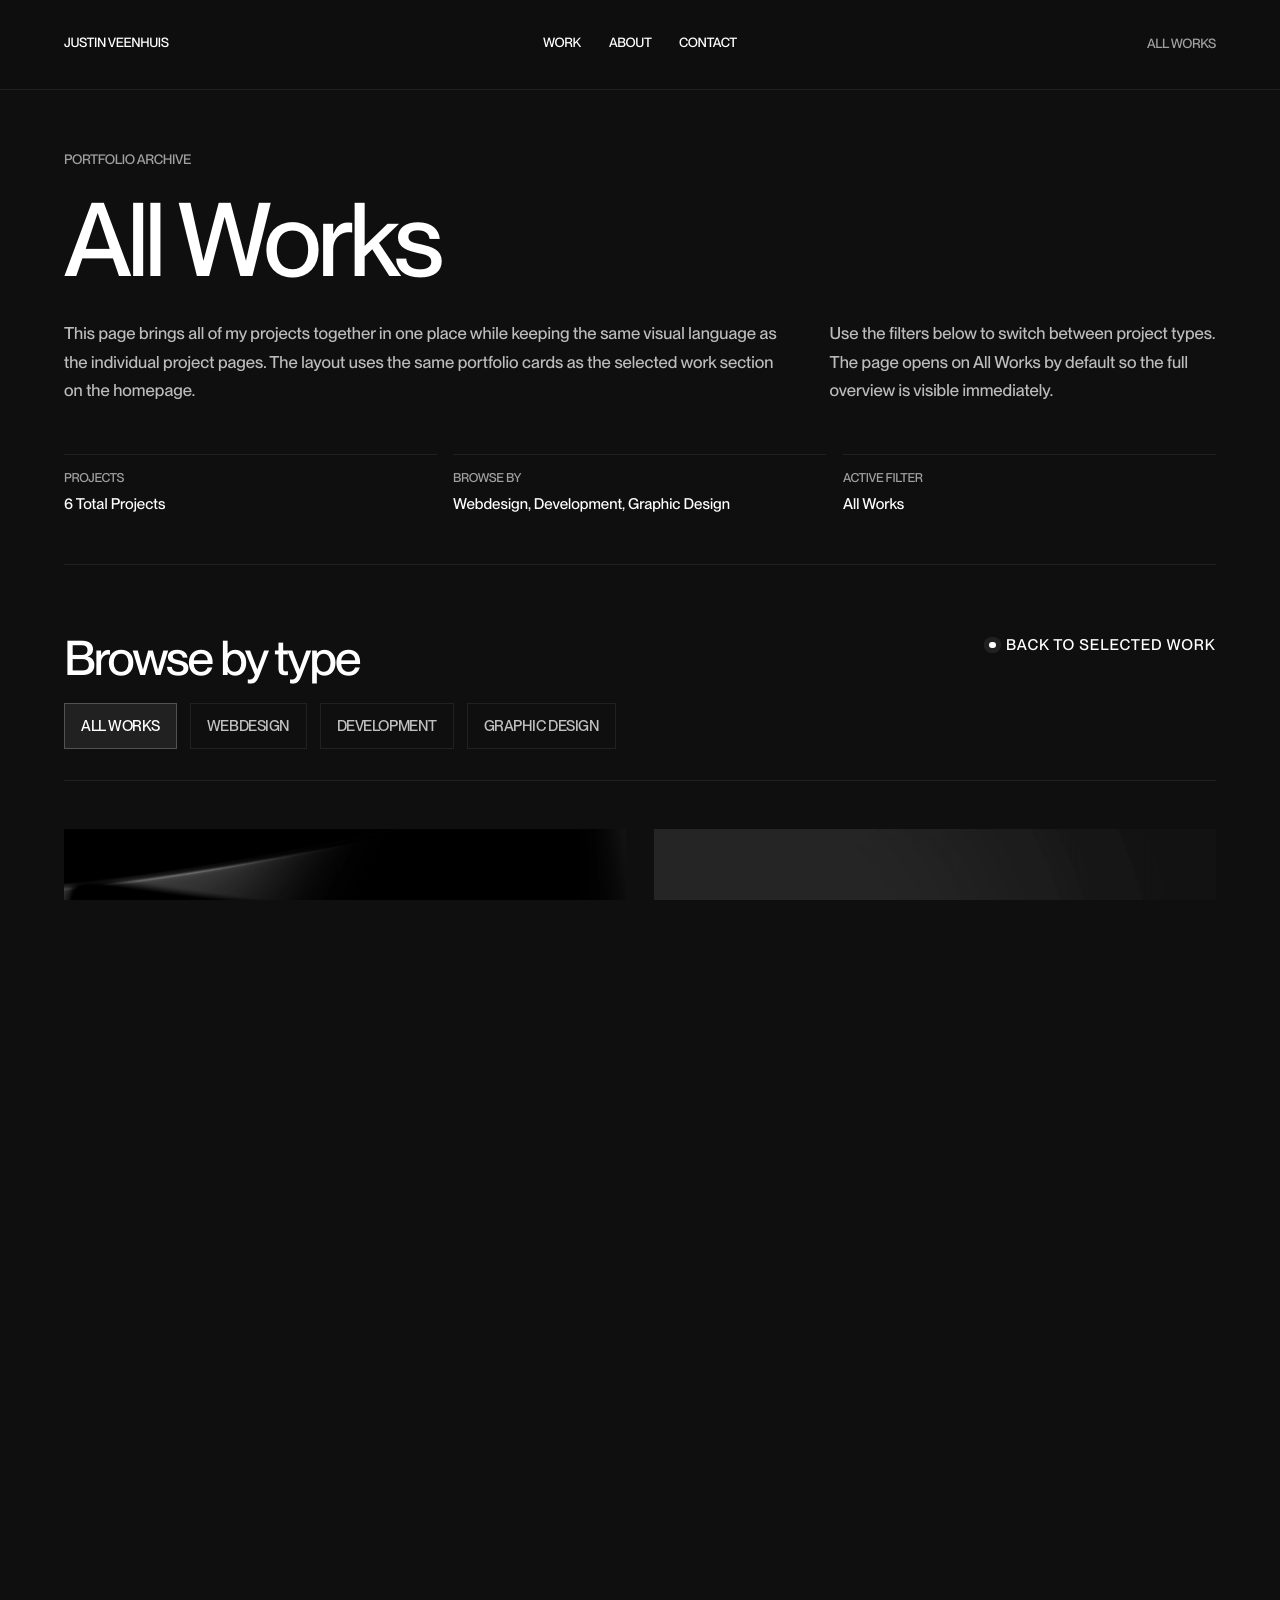
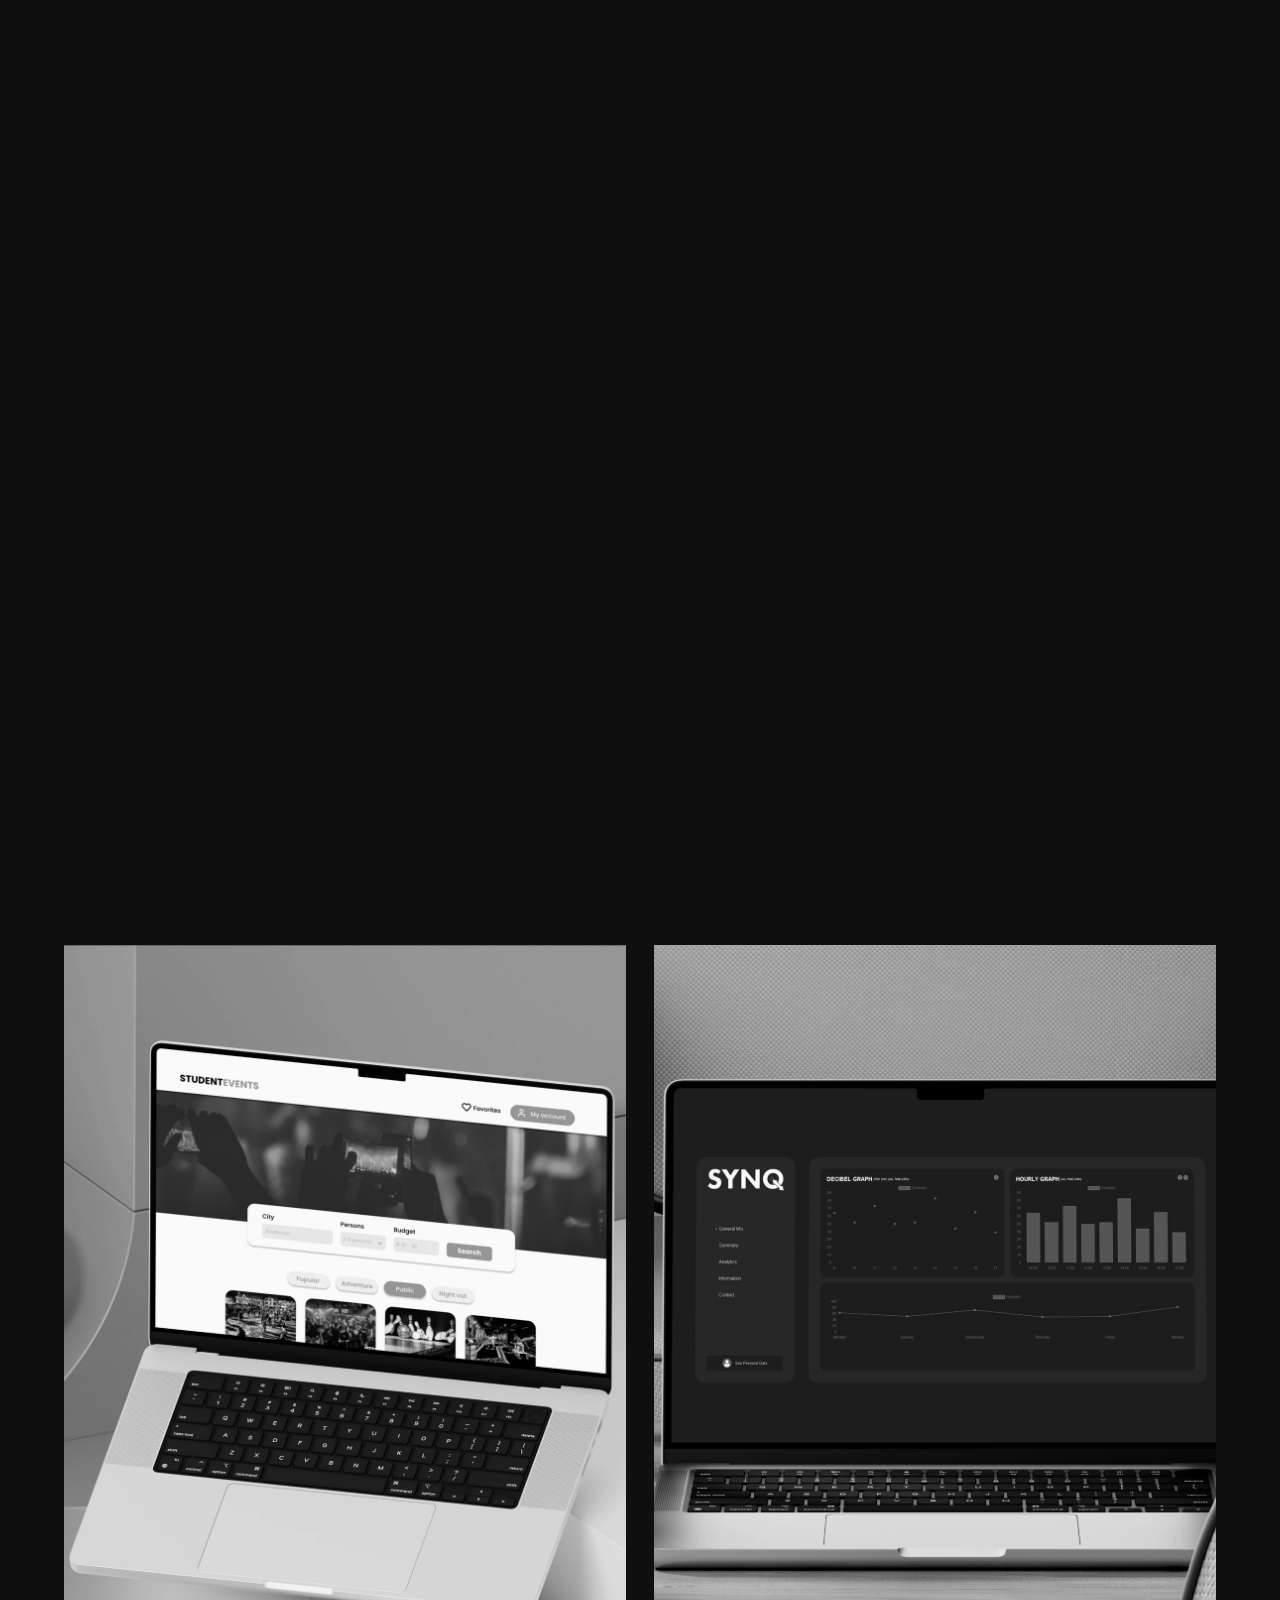
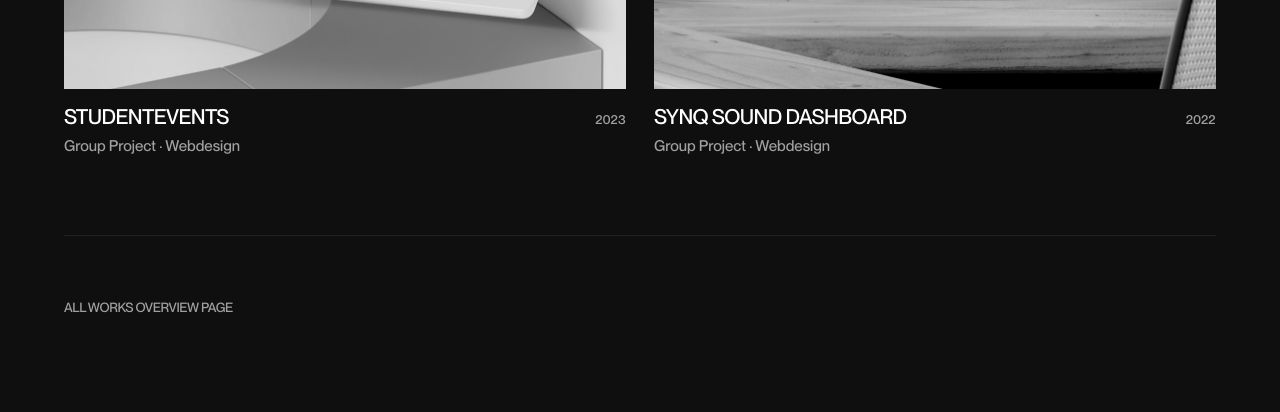
<file: all-works.html>
<!DOCTYPE html>
<html lang="en" class="project-detail-page all-works-page">
  <head>
    <meta charset="UTF-8" />
    <meta name="viewport" content="width=device-width, initial-scale=1.0" />
    <title>All Works - Portfolio</title>
    <meta
      name="description"
      content="All portfolio projects with category filters for browsing different types of work."
    />
    <link rel="icon" href="favicon.svg" type="image/svg+xml" />
    <link rel="stylesheet" href="styles.css" />
    <link rel="stylesheet" href="work-details.css" />
  </head>
  <body class="project-detail-body">
    <nav class="top-nav" aria-label="Primary">
      <a class="nav-name" href="index.html?from=logo" aria-label="Home">JUSTIN VEENHUIS</a>
      <div class="nav-links">
        <a href="all-works.html" aria-current="page">Work</a>
        <a href="index.html#about">About</a>
        <a href="contact.html">Contact</a>
      </div>
      <button class="nav-toggle" aria-expanded="false" aria-controls="mobile-menu">
        MENU
      </button>
      <div id="mobile-menu" class="mobile-menu" role="dialog" aria-hidden="true">
        <div class="mobile-links">
          <a href="all-works.html" aria-current="page">Work</a>
          <a href="index.html#about">About</a>
          <a href="contact.html">Contact</a>
        </div>
      </div>
      <div class="nav-year">ALL WORKS</div>
    </nav>

    <main class="project-detail-main">
      <section class="detail-hero section" aria-labelledby="project-title">
        <p class="detail-eyebrow detail-load" style="--load-delay: 40ms">
          Portfolio Archive
        </p>
        <h1
          id="project-title"
          class="detail-title detail-load"
          style="--load-delay: 110ms"
        >
          All <span class="headline-accent">Works</span>
        </h1>

        <div class="detail-intro detail-load" style="--load-delay: 180ms">
          <p class="detail-description">
            This page brings all of my projects together in one place while keeping the
            same visual language as the individual project pages. The layout uses the same
            portfolio cards as the selected work section on the homepage.
          </p>
          <p class="detail-description">
            Use the filters below to switch between project types. The page opens on
            All Works by default so the full overview is visible immediately.
          </p>
        </div>

        <div class="detail-meta all-works-meta">
          <div class="detail-meta-item detail-load" style="--load-delay: 240ms">
            <p class="detail-meta-label">Projects</p>
            <p class="detail-meta-value">6 Total Projects</p>
          </div>
          <div class="detail-meta-item detail-load" style="--load-delay: 320ms">
            <p class="detail-meta-label">Browse By</p>
            <p class="detail-meta-value">Webdesign, Development, Graphic Design</p>
          </div>
          <div class="detail-meta-item detail-load" style="--load-delay: 400ms">
            <p class="detail-meta-label">Active Filter</p>
            <p class="detail-meta-value" id="active-filter-label">All Works</p>
          </div>
        </div>
      </section>

      <section class="all-works-filters-section section" aria-labelledby="filter-title">
        <div class="section-header reveal-on-scroll" data-reveal-delay="0">
          <h2 id="filter-title" class="all-works-section-title">Browse by <span class="headline-accent">type</span></h2>
          <a
            href="index.html#work"
            class="see-all reveal-on-scroll"
            data-reveal-delay="80"
          >
            Back to selected work
          </a>
        </div>

        <div
          class="all-works-filters reveal-on-scroll"
          data-reveal-delay="120"
          role="tablist"
          aria-label="Project type filters"
        >
          <button
            type="button"
            class="work-filter is-active"
            data-filter="all"
            aria-pressed="true"
          >
            All Works
          </button>
          <button
            type="button"
            class="work-filter"
            data-filter="webdesign"
            aria-pressed="false"
          >
            Webdesign
          </button>
          <button
            type="button"
            class="work-filter"
            data-filter="development"
            aria-pressed="false"
          >
            Development
          </button>
          <button
            type="button"
            class="work-filter"
            data-filter="graphic-design"
            aria-pressed="false"
          >
            Graphic Design
          </button>
        </div>
      </section>

      <section class="all-works-grid-section section" aria-labelledby="all-works-grid-title">
        <h2 id="all-works-grid-title" class="sr-only">All portfolio projects</h2>

        <div class="projects-grid all-works-grid">
          <article
            class="project-card work-card reveal-on-scroll"
            data-reveal-delay="0"
            data-categories="webdesign development"
          >
            <a href="funnelflow.html" class="project-link">
              <figure class="project-media project-media--one">
                <img src="img/newfunnelflow-1.png" alt="Funnelflow Dashboard preview" />
              </figure>
              <div class="project-meta">
                <div class="project-title-row">
                  <h3>Funnelflow Dashboard</h3>
                  <span class="project-year">2025-2026</span>
                </div>
                <p class="project-tags">
                  Personal Project · Responsive Design · Vue Application
                </p>
              </div>
            </a>
          </article>

          <article
            class="project-card work-card reveal-on-scroll"
            data-reveal-delay="80"
            data-categories="graphic-design"
          >
            <a href="hollandplafond-brochure.html" class="project-link">
              <figure class="project-media project-media--two">
                <img src="img/brochure-3.png" alt="Hollandplafond Brochure preview" />
              </figure>
              <div class="project-meta">
                <div class="project-title-row">
                  <h3>Hollandplafond Brochure</h3>
                  <span class="project-year">2025-2026</span>
                </div>
                <p class="project-tags">Personal Project · Graphic Design</p>
              </div>
            </a>
          </article>

          <article
            class="project-card work-card reveal-on-scroll"
            data-reveal-delay="160"
            data-categories="webdesign"
          >
            <a href="strive.html" class="project-link">
              <figure class="project-media project-media--three">
                <img src="img/newstrive-4.png" alt="Strive app preview" />
              </figure>
              <div class="project-meta">
                <div class="project-title-row">
                  <h3>Strive</h3>
                  <span class="project-year">2024</span>
                </div>
                <p class="project-tags">Personal Project · Webdesign</p>
              </div>
            </a>
          </article>

          <article
            class="project-card work-card reveal-on-scroll"
            data-reveal-delay="160"
            data-categories="webdesign development"
          >
            <a href="how-wet-will-i-get.html" class="project-link">
              <figure class="project-media project-media--three">
                <img src="img/newhwwig-1.png" alt="How Wet Will I Get? app preview" />
              </figure>
              <div class="project-meta">
                <div class="project-title-row">
                  <h3>How Wet Will I Get?</h3>
                  <span class="project-year">2024</span>
                </div>
                <p class="project-tags">Duo Project · Webdesign · Development</p>
              </div>
            </a>
          </article>

          <article
            class="project-card work-card reveal-on-scroll"
            data-reveal-delay="240"
            data-categories="webdesign"
          >
            <a href="studentevents.html" class="project-link">
              <figure class="project-media project-media--four">
                <img src="img/newstudentevents-1.png" alt="StudentEvents website preview" />
              </figure>
              <div class="project-meta">
                <div class="project-title-row">
                  <h3>StudentEvents</h3>
                  <span class="project-year">2023</span>
                </div>
                <p class="project-tags">Group Project · Webdesign</p>
              </div>
            </a>
          </article>

          <article
          class="project-card work-card reveal-on-scroll"
          data-reveal-delay="160"
          data-categories="webdesign development"
        >
          <a href="synq.html" class="project-link">
            <figure class="project-media project-media--three">
              <img src="img/newsynq-1.png" alt="SYNQ Sound Dashboard preview" />
            </figure>
            <div class="project-meta">
              <div class="project-title-row">
                <h3>SYNQ Sound Dashboard</h3>
                <span class="project-year">2022</span>
              </div>
              <p class="project-tags">Group Project · Webdesign</p>
            </div>
          </a>
        </article>
        </div>

        <p class="all-works-empty reveal-on-scroll" data-empty-state hidden>
          No projects match this filter yet.
        </p>
      </section>

      <footer class="detail-footer reveal-on-scroll" data-reveal-delay="120">
        <span>All works overview page</span>
      </footer>
    </main>

    <script>
      window.requestAnimationFrame(() => {
        window.requestAnimationFrame(() => {
          document.documentElement.classList.add("reveal-done");
          document.documentElement.classList.add("project-detail-ready");
          window.setTimeout(() => {
            document.documentElement.classList.add("anim-done");
          }, 420);
        });
      });

      (() => {
        const filterButtons = Array.from(document.querySelectorAll(".work-filter"));
        const cards = Array.from(document.querySelectorAll(".work-card"));
        const activeFilterLabel = document.getElementById("active-filter-label");
        const emptyState = document.querySelector("[data-empty-state]");

        if (!filterButtons.length || !cards.length) return;

        const applyFilter = (filterValue, buttonLabel) => {
          let visibleCount = 0;

          cards.forEach((card) => {
            const categories = (card.dataset.categories || "").split(/\s+/).filter(Boolean);
            const matches = filterValue === "all" || categories.includes(filterValue);

            card.hidden = !matches;

            if (matches) {
              visibleCount += 1;
            }
          });

          filterButtons.forEach((button) => {
            const isActive = button.dataset.filter === filterValue;
            button.classList.toggle("is-active", isActive);
            button.setAttribute("aria-pressed", isActive ? "true" : "false");
          });

          if (activeFilterLabel) {
            activeFilterLabel.textContent = buttonLabel;
          }

          if (emptyState) {
            emptyState.hidden = visibleCount !== 0;
          }
        };

        filterButtons.forEach((button) => {
          button.addEventListener("click", () => {
            applyFilter(button.dataset.filter || "all", button.textContent.trim());
          });
        });

        applyFilter("all", "All Works");
      })();
    </script>
    <script src="script.js"></script>
  </body>
</html>
</file>
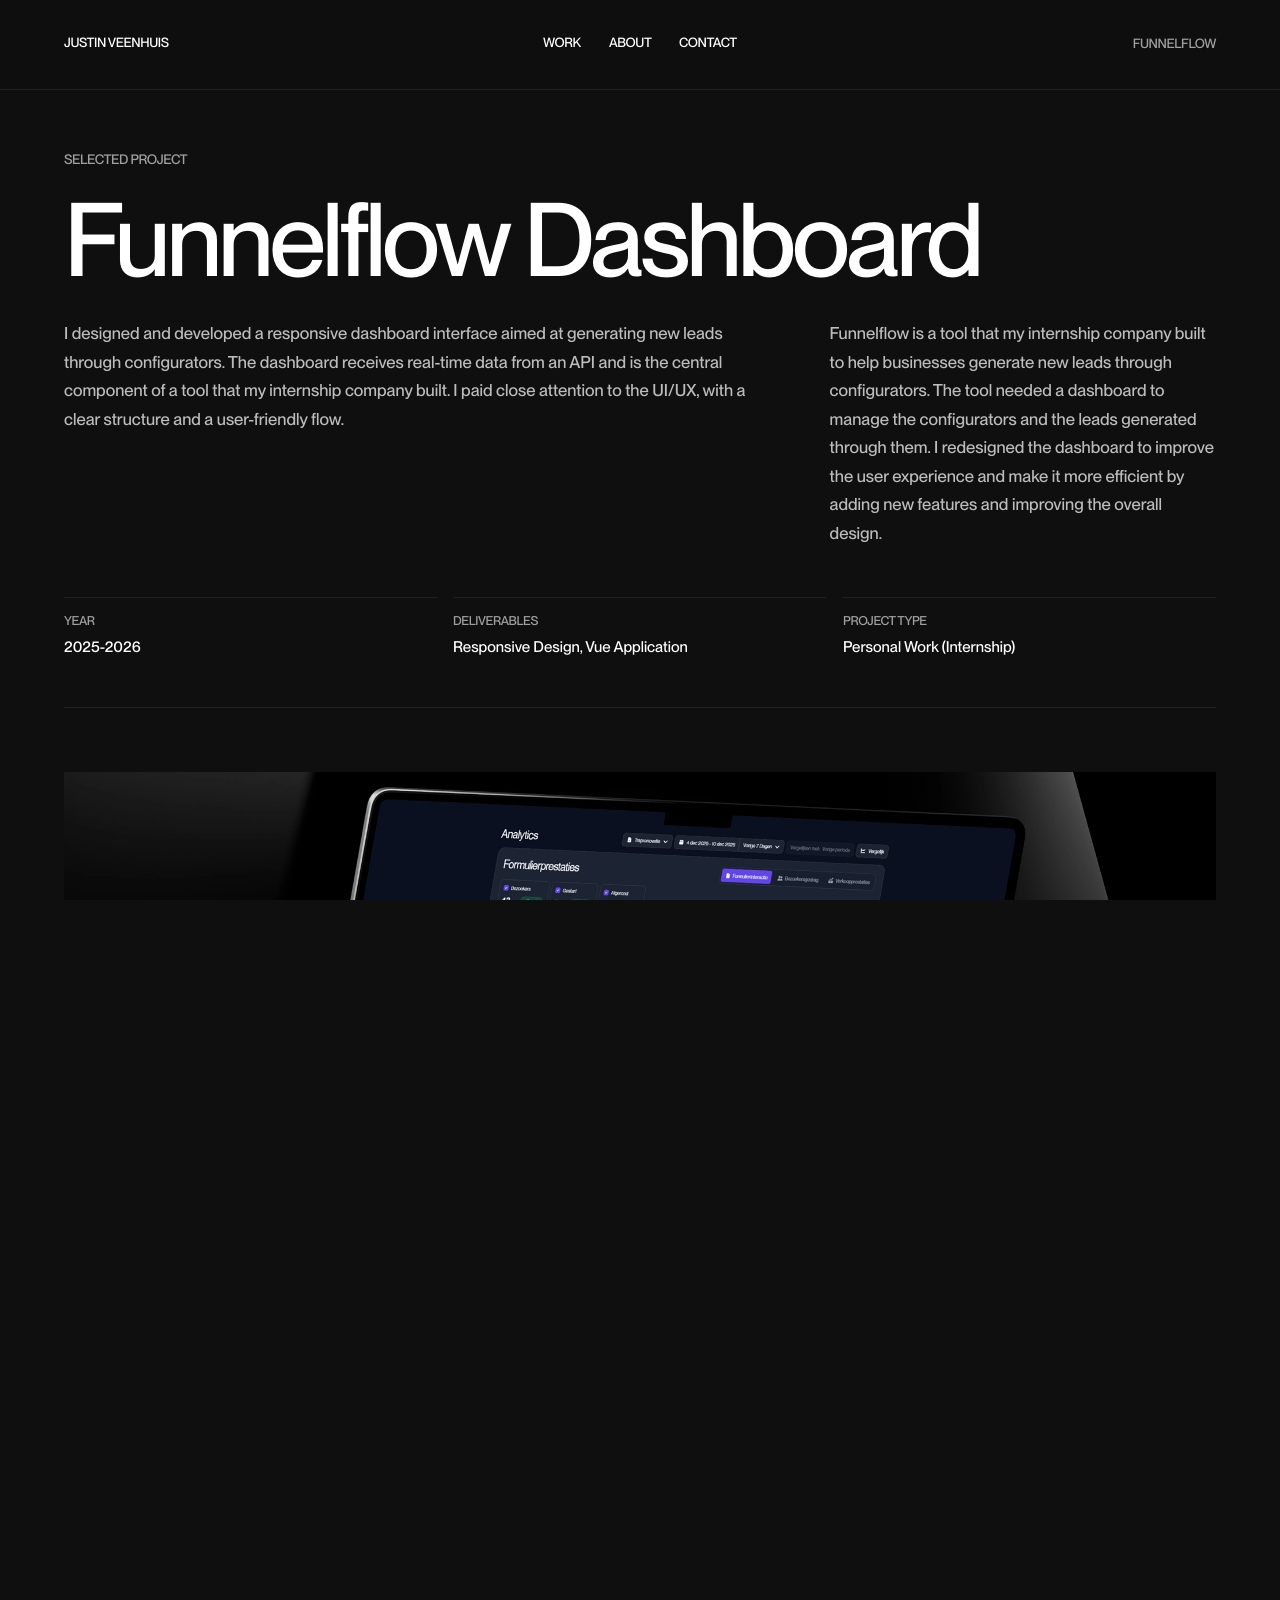
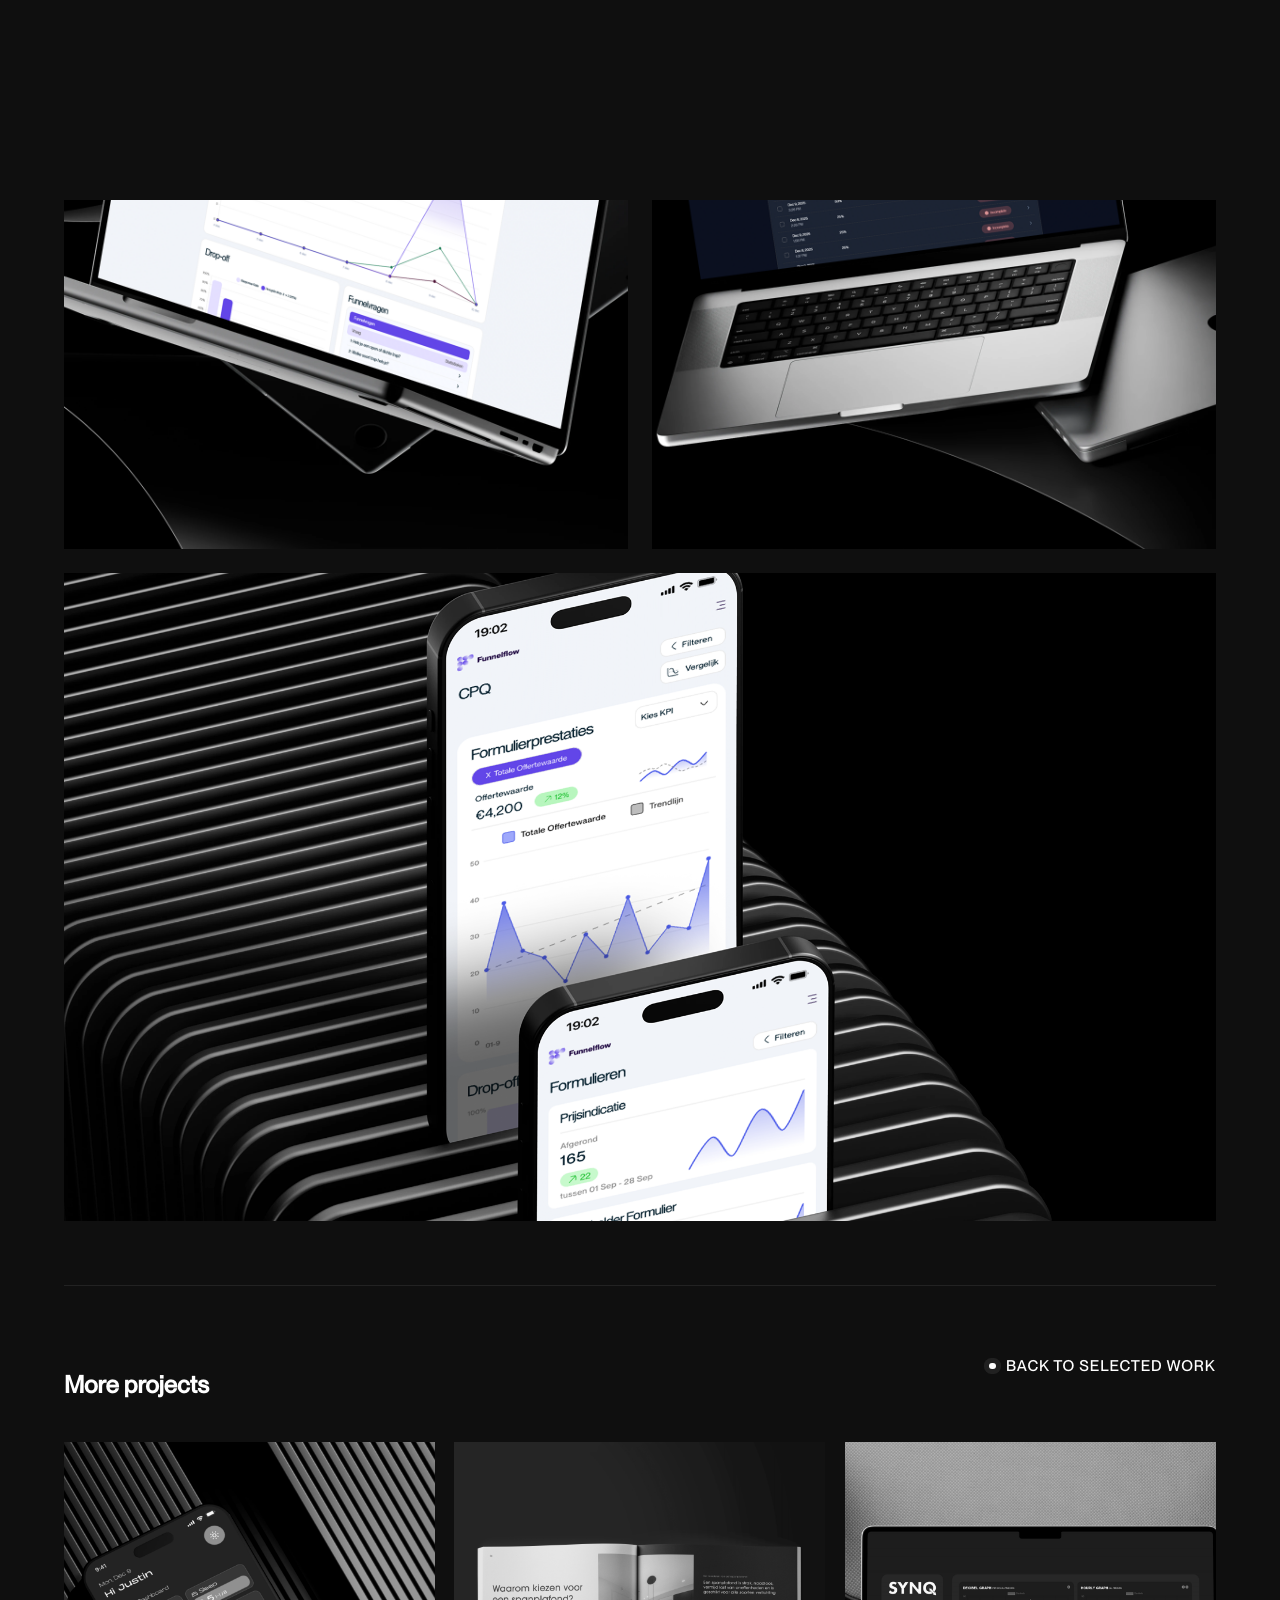
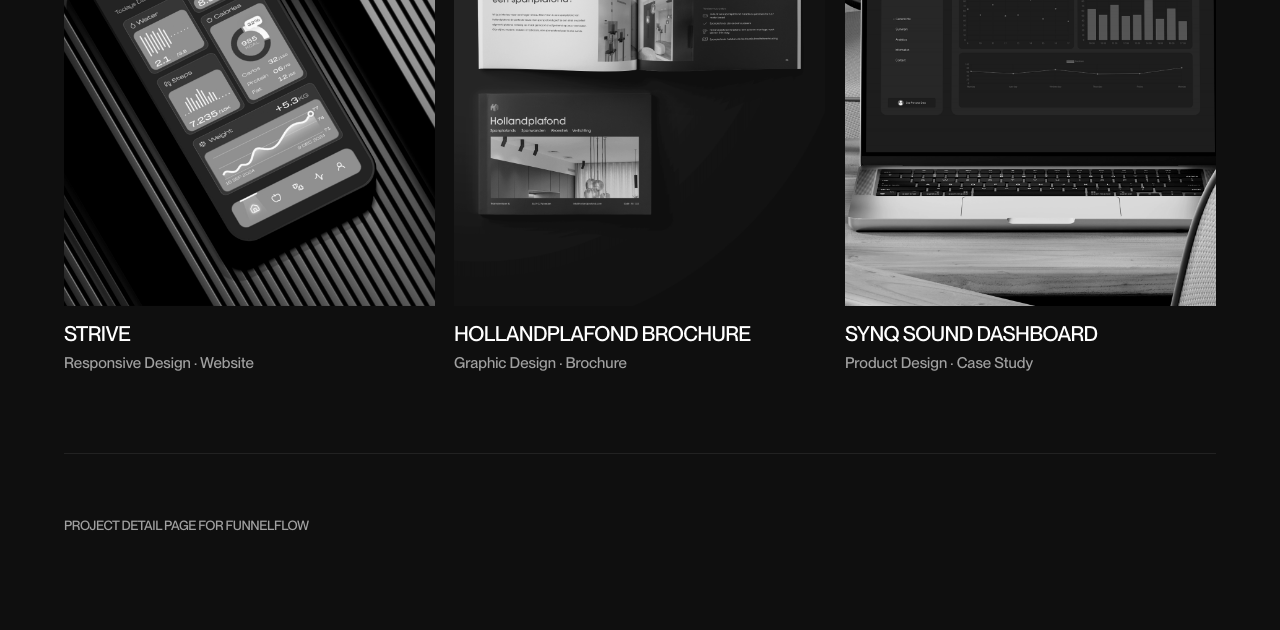
<file: funnelflow.html>
<!DOCTYPE html>
<html lang="en" class="project-detail-page">
  <head>
    <meta charset="UTF-8" />
    <meta name="viewport" content="width=device-width, initial-scale=1.0" />
    <title>Funnelflow - Project Detail</title>
    <meta
      name="description"
      content="Funnelflow project detail page showcasing process, deliverables, and gallery imagery."
    />
    <link rel="icon" href="favicon.svg" type="image/svg+xml" />
    <link rel="stylesheet" href="styles.css" />
    <link rel="stylesheet" href="work-details.css" />
    
  </head>
  <body class="project-detail-body">
    <nav class="top-nav" aria-label="Primary">
      <a class="nav-name" href="index.html?from=logo" aria-label="Home">JUSTIN VEENHUIS</a>
      <div class="nav-links">
        <a href="index.html#work">Work</a>
        <a href="index.html#about">About</a>
        <a href="contact.html">Contact</a>
      </div>
      <button class="nav-toggle" aria-expanded="false" aria-controls="mobile-menu">
        MENU
      </button>
      <div id="mobile-menu" class="mobile-menu" role="dialog" aria-hidden="true">
        <div class="mobile-links">
          <a href="index.html#work">Work</a>
          <a href="index.html#about">About</a>
          <a href="contact.html">Contact</a>
        </div>
      </div>
      <div class="nav-year">FUNNELFLOW</div>
    </nav>

     <main class="project-detail-main">
      <section class="detail-hero section" aria-labelledby="project-title">
        <p class="detail-eyebrow detail-load" style="--load-delay: 40ms">
          Selected Project
        </p>
        <h1
          id="project-title"
          class="detail-title detail-load"
          style="--load-delay: 110ms"
        >
          <span class="headline-accent">Funnelflow</span> Dashboard
        </h1>

        <div class="detail-intro detail-load" style="--load-delay: 180ms">
          <p class="detail-description">
            I designed and developed a responsive dashboard interface aimed at generating new leads through configurators. The dashboard receives real-time data from an API and is the central component of a tool that my internship company built. I paid close attention to the UI/UX, with a clear structure and a user-friendly flow.
          </p>
          <p class="detail-description">
            Funnelflow is a tool that my internship company built to help businesses generate new leads through configurators. The tool needed a dashboard to manage the configurators and the leads generated through them. I redesigned the dashboard to improve the user experience and make it more efficient by adding new features and improving the overall design.
          </p>
        </div>

        <div class="detail-meta">
          <div class="detail-meta-item detail-load" style="--load-delay: 240ms">
            <p class="detail-meta-label">Year</p>
            <p class="detail-meta-value">2025-2026</p>
          </div>
          <div class="detail-meta-item detail-load" style="--load-delay: 320ms">
            <p class="detail-meta-label">Deliverables</p>
            <p class="detail-meta-value">Responsive Design, Vue Application</p>
          </div>
          <div class="detail-meta-item detail-load" style="--load-delay: 400ms">
            <p class="detail-meta-label">Project Type</p>
            <p class="detail-meta-value">Personal Work (Internship)</p>
          </div>
        </div>
      </section>

      <section class="detail-gallery section" aria-label="Project gallery">
        <div class="detail-gallery-grid">
          <figure
            class="detail-gallery-item detail-gallery-item--large reveal-on-scroll reveal-scale"
            data-reveal-delay="0"
          >
            <img src="img/newfunnelflow-1.png" alt="Funnelflow hero overview" />
          </figure>
          <figure
            class="detail-gallery-item detail-gallery-item--small reveal-on-scroll reveal-scale"
            data-reveal-delay="100"
          >
            <img src="img/newfunnelflow-2.png" alt="Funnelflow detail view one" />
          </figure>
          <figure
            class="detail-gallery-item detail-gallery-item--small reveal-on-scroll reveal-scale"
            data-reveal-delay="180"
          >
            <img src="img/newfunnelflow-3.png" alt="Funnelflow detail view two" />
          </figure>
          <figure
            class="detail-gallery-item detail-gallery-item--large reveal-on-scroll reveal-scale"
            data-reveal-delay="260"
          >
            <img src="img/newfunnelflow-4.png" alt="Funnelflow hero overview" />
          </figure>
        </div>
      </section>

      <section class="more-projects section" aria-labelledby="more-projects-title">
        <div class="section-header reveal-on-scroll" data-reveal-delay="0">
          <h2 id="more-projects-title" class="reveal-on-scroll" data-reveal-delay="0">
            More <span class="headline-accent">projects</span>
          </h2>
          <a
            href="index.html#work"
            class="see-all reveal-on-scroll"
            data-reveal-delay="80"
          >
            Back to selected work
          </a>
        </div>

        <div class="more-projects-grid">
          <article class="project-card reveal-on-scroll reveal-scale" data-reveal-delay="60">
            <a href="strive.html" class="project-link">
              <figure class="project-media">
                <img src="img/newstrive-3.png" alt="Funnelflow project preview" />
              </figure>
              <div class="project-meta">
                <div class="project-title-row">
                  <h3>Strive</h3>
                </div>
                <p class="project-tags">Responsive Design · Website</p>
              </div>
            </a>
          </article>

          <article class="project-card reveal-on-scroll reveal-scale" data-reveal-delay="140">
            <a href="hollandplafond-brochure.html" class="project-link">
              <figure class="project-media">
                <img src="img/brochure-3.png" alt="Editorial Commerce preview" />
              </figure>
              <div class="project-meta">
                <div class="project-title-row">
                  <h3>Hollandplafond Brochure</h3>
                </div>
                <p class="project-tags">Graphic Design · Brochure</p>
              </div>
            </a>
          </article>

          <article class="project-card reveal-on-scroll reveal-scale" data-reveal-delay="220">
            <a href="synq.html" class="project-link">
              <figure class="project-media">
                <img src="img/newsynq-1.png" alt="System Archive preview" />
              </figure>
              <div class="project-meta">
                <div class="project-title-row">
                  <h3>SYNQ Sound Dashboard</h3>
                </div>
                <p class="project-tags">Product Design · Case Study</p>
              </div>
            </a>
          </article>
        </div>
      </section>

       <footer class="detail-footer reveal-on-scroll" data-reveal-delay="120">
        <span>Project detail page for Funnelflow</span>
      </footer>
    </main>

    <script>
      window.requestAnimationFrame(() => {
        window.requestAnimationFrame(() => {
          document.documentElement.classList.add("reveal-done");
          document.documentElement.classList.add("project-detail-ready");
          window.setTimeout(() => {
            document.documentElement.classList.add("anim-done");
          }, 420);
        });
      });
    </script>
    <script src="script.js"></script>
  </body>
</html>
</file>
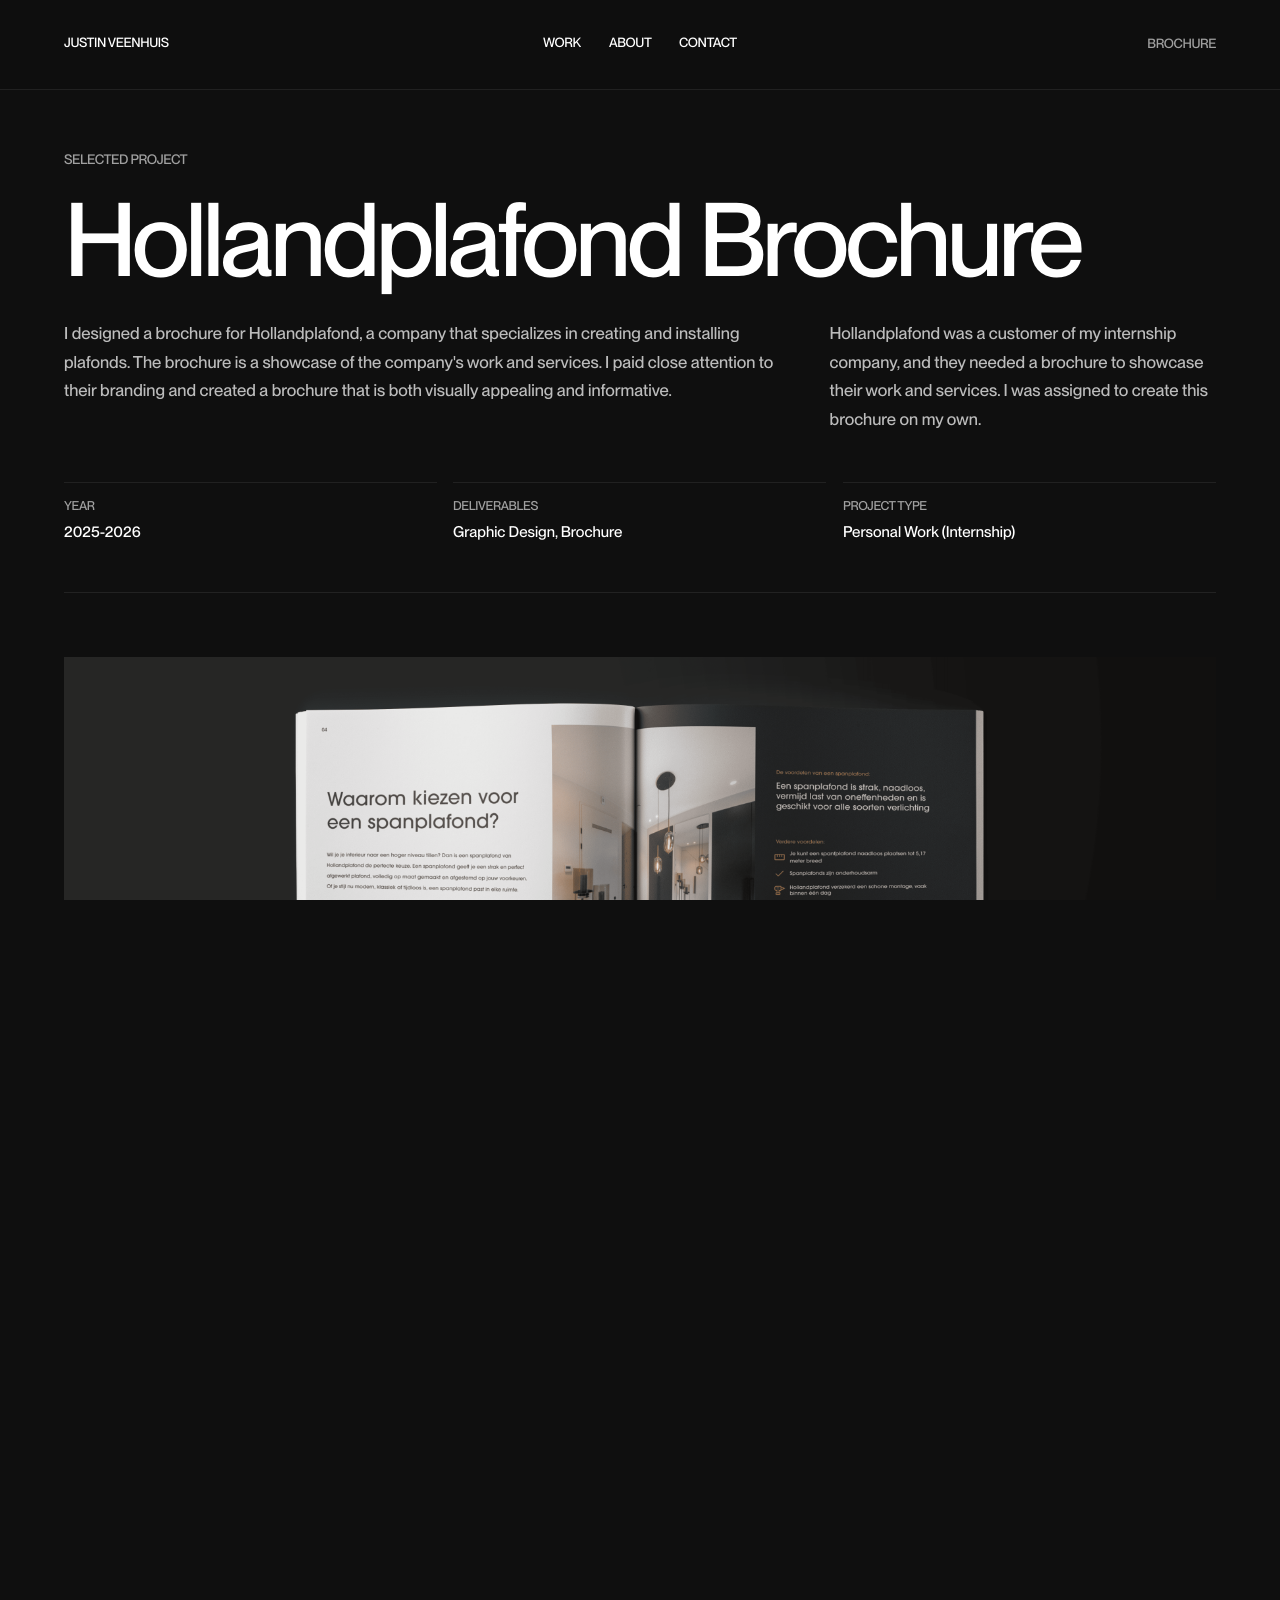
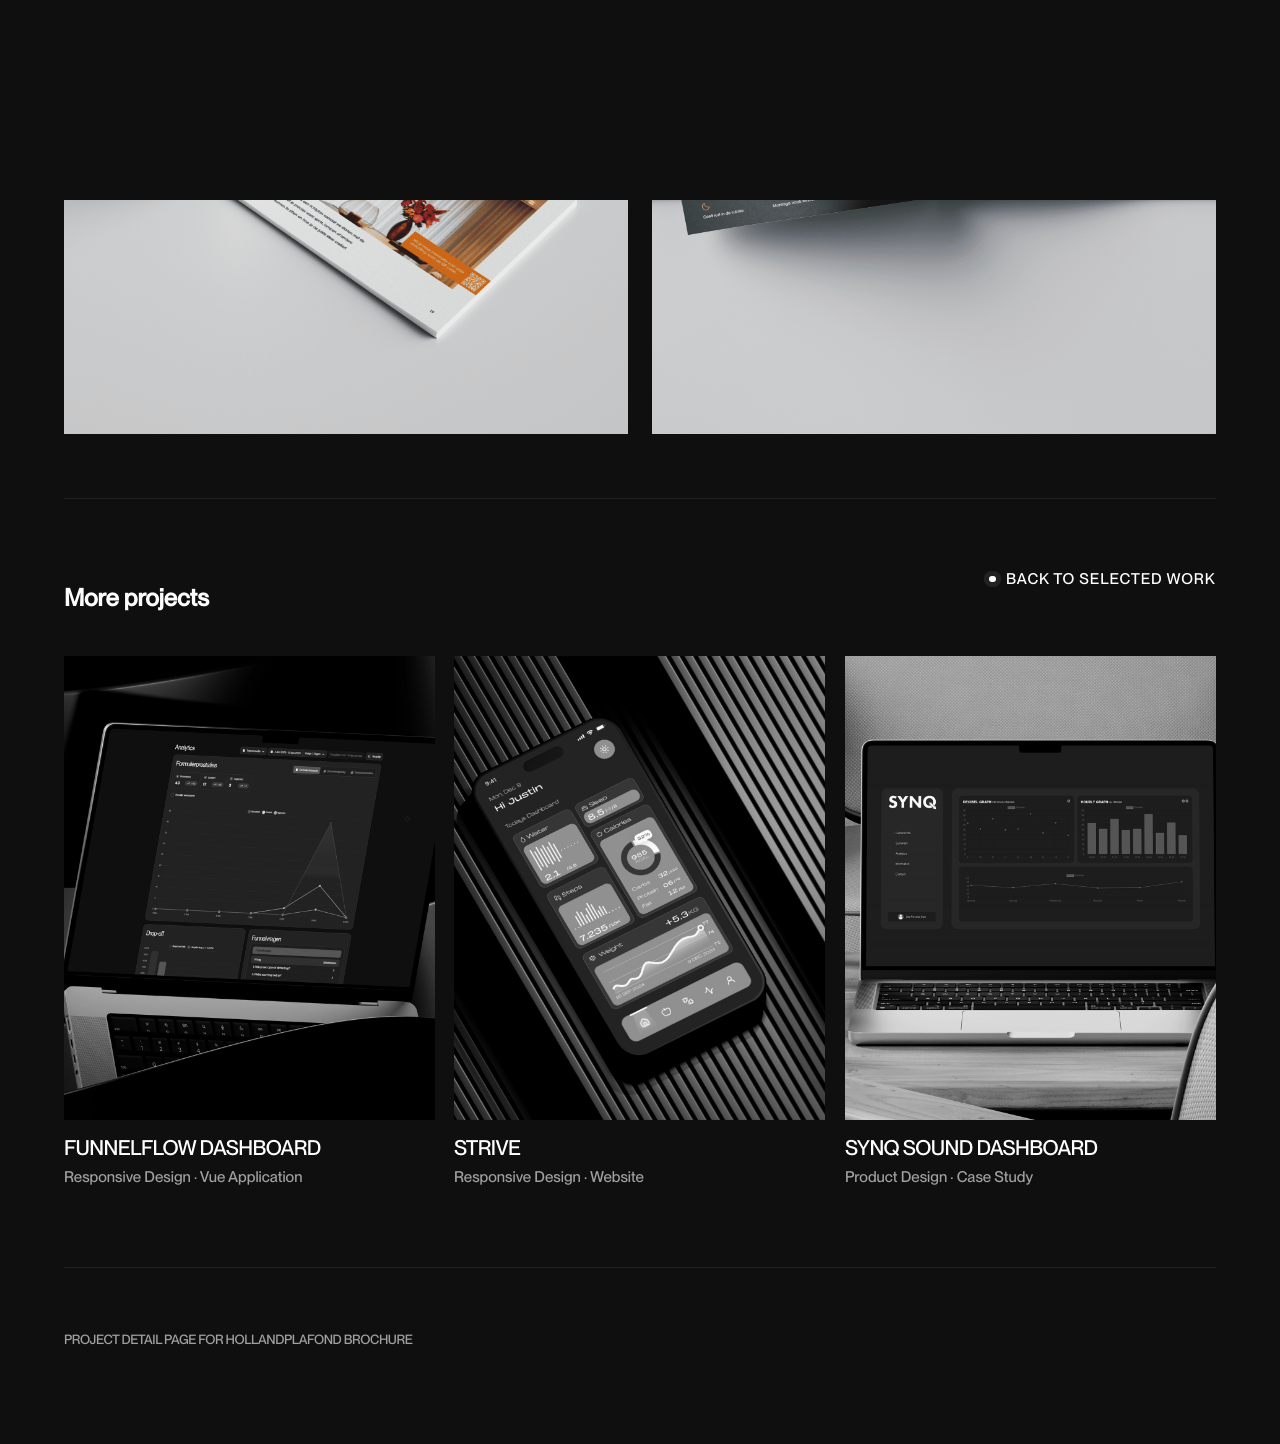
<file: hollandplafond-brochure.html>
<!DOCTYPE html>
<html lang="en" class="project-detail-page">
  <head>
    <meta charset="UTF-8" />
    <meta name="viewport" content="width=device-width, initial-scale=1.0" />
    <title>Hollandplafond Brochure - Project Detail</title>
    <meta
      name="description"
      content="Funnelflow project detail page showcasing process, deliverables, and gallery imagery."
    />
    <link rel="icon" href="favicon.svg" type="image/svg+xml" />
    <link rel="stylesheet" href="styles.css" />
    <link rel="stylesheet" href="work-details.css" />
    
  </head>
  <body class="project-detail-body">
    <nav class="top-nav" aria-label="Primary">
      <a class="nav-name" href="index.html?from=logo" aria-label="Home">JUSTIN VEENHUIS</a>
      <div class="nav-links">
        <a href="index.html#work">Work</a>
        <a href="index.html#about">About</a>
        <a href="contact.html">Contact</a>
      </div>
      <button class="nav-toggle" aria-expanded="false" aria-controls="mobile-menu">
        MENU
      </button>
      <div id="mobile-menu" class="mobile-menu" role="dialog" aria-hidden="true">
        <div class="mobile-links">
          <a href="index.html#work">Work</a>
          <a href="index.html#about">About</a>
          <a href="contact.html">Contact</a>
        </div>
      </div>
      <div class="nav-year">BROCHURE</div>
    </nav>

     <main class="project-detail-main">
      <section class="detail-hero section" aria-labelledby="project-title">
        <p class="detail-eyebrow detail-load" style="--load-delay: 40ms">
          Selected Project
        </p>
        <h1
          id="project-title"
          class="detail-title detail-load"
          style="--load-delay: 110ms"
        >
          <span class="headline-accent">Hollandplafond</span> Brochure
        </h1>

        <div class="detail-intro detail-load" style="--load-delay: 180ms">
          <p class="detail-description">
            I designed a brochure for Hollandplafond, a company that specializes in creating and installing plafonds. The brochure is a showcase of the company's work and services. I paid close attention to their branding and created a brochure that is both visually appealing and informative.
          </p>
          <p class="detail-description">
            Hollandplafond was a customer of my internship company, and they needed a brochure to showcase their work and services. I was assigned to create this brochure on my own.
          </p>
        </div>

        <div class="detail-meta">
          <div class="detail-meta-item detail-load" style="--load-delay: 240ms">
            <p class="detail-meta-label">Year</p>
            <p class="detail-meta-value">2025-2026</p>
          </div>
          <div class="detail-meta-item detail-load" style="--load-delay: 320ms">
            <p class="detail-meta-label">Deliverables</p>
            <p class="detail-meta-value">Graphic Design, Brochure</p>
          </div>
          <div class="detail-meta-item detail-load" style="--load-delay: 400ms">
            <p class="detail-meta-label">Project Type</p>
            <p class="detail-meta-value">Personal Work (Internship)</p>
          </div>
        </div>
      </section>

      <section class="detail-gallery section" aria-label="Project gallery">
        <div class="detail-gallery-grid">
          <figure
            class="detail-gallery-item detail-gallery-item--large reveal-on-scroll reveal-scale"
            data-reveal-delay="0"
          >
            <img src="img/brochure-3.png" alt="Hollandplafond Brochure hero overview" />
          </figure>
          <figure
            class="detail-gallery-item detail-gallery-item--small reveal-on-scroll reveal-scale"
            data-reveal-delay="100"
          >
            <img src="img/brochure-2.png" alt="Hollandplafond Brochure detail view one" />
          </figure>
          <figure
            class="detail-gallery-item detail-gallery-item--small reveal-on-scroll reveal-scale"
            data-reveal-delay="180"
          >
            <img src="img/brochure-1.png" alt="Hollandplafond Brochure detail view two" />
          </figure>
        </div>
      </section>

      <section class="more-projects section" aria-labelledby="more-projects-title">
        <div class="section-header reveal-on-scroll" data-reveal-delay="0">
          <h2 id="more-projects-title" class="reveal-on-scroll" data-reveal-delay="0">
            More <span class="headline-accent">projects</span>
          </h2>
          <a
            href="index.html#work"
            class="see-all reveal-on-scroll"
            data-reveal-delay="80"
          >
            Back to selected work
          </a>
        </div>

        <div class="more-projects-grid">
            <article class="project-card reveal-on-scroll reveal-scale" data-reveal-delay="140">
                <a href="funnelflow.html" class="project-link">
                  <figure class="project-media">
                    <img src="img/newfunnelflow-1.png" alt="Funnelflow Dashboard preview" />
                  </figure>
                  <div class="project-meta">
                    <div class="project-title-row">
                      <h3>Funnelflow Dashboard</h3>
                    </div>
                    <p class="project-tags">Responsive Design · Vue Application</p>
                  </div>
                </a>
              </article>
          
            <article class="project-card reveal-on-scroll reveal-scale" data-reveal-delay="60">
            <a href="strive.html" class="project-link">
              <figure class="project-media">
                <img src="img/newstrive-3.png" alt="Funnelflow project preview" />
              </figure>
              <div class="project-meta">
                <div class="project-title-row">
                  <h3>Strive</h3>
                </div>
                <p class="project-tags">Responsive Design · Website</p>
              </div>
            </a>
          </article>

          <article class="project-card reveal-on-scroll reveal-scale" data-reveal-delay="220">
            <a href="synq.html" class="project-link">
              <figure class="project-media">
                <img src="img/newsynq-1.png" alt="System Archive preview" />
              </figure>
              <div class="project-meta">
                <div class="project-title-row">
                  <h3>SYNQ Sound Dashboard</h3>
                </div>
                <p class="project-tags">Product Design · Case Study</p>
              </div>
            </a>
          </article>
        </div>
      </section>

       <footer class="detail-footer reveal-on-scroll" data-reveal-delay="120">
        <span>Project detail page for Hollandplafond Brochure</span>
      </footer>
    </main>

    <script>
      window.requestAnimationFrame(() => {
        window.requestAnimationFrame(() => {
          document.documentElement.classList.add("reveal-done");
          document.documentElement.classList.add("project-detail-ready");
          window.setTimeout(() => {
            document.documentElement.classList.add("anim-done");
          }, 420);
        });
      });
    </script>
    <script src="script.js"></script>
  </body>
</html>
</file>
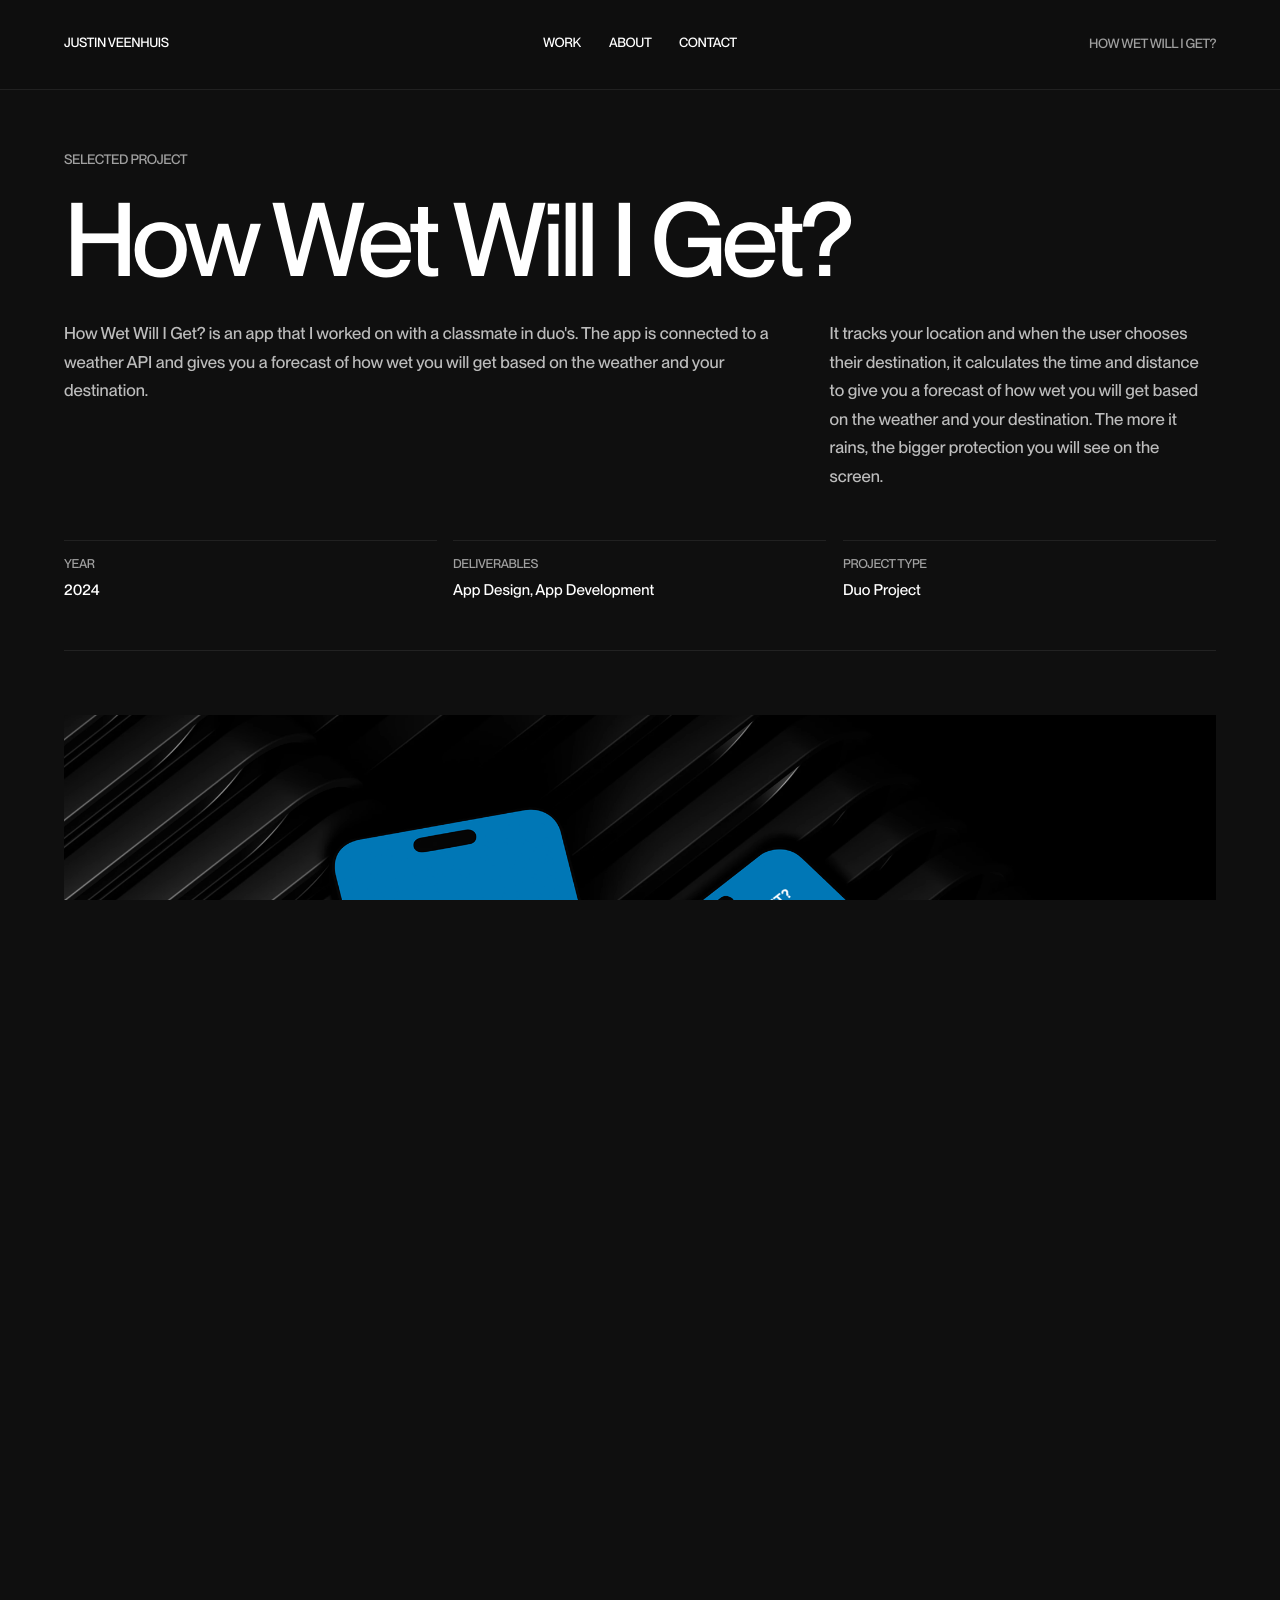
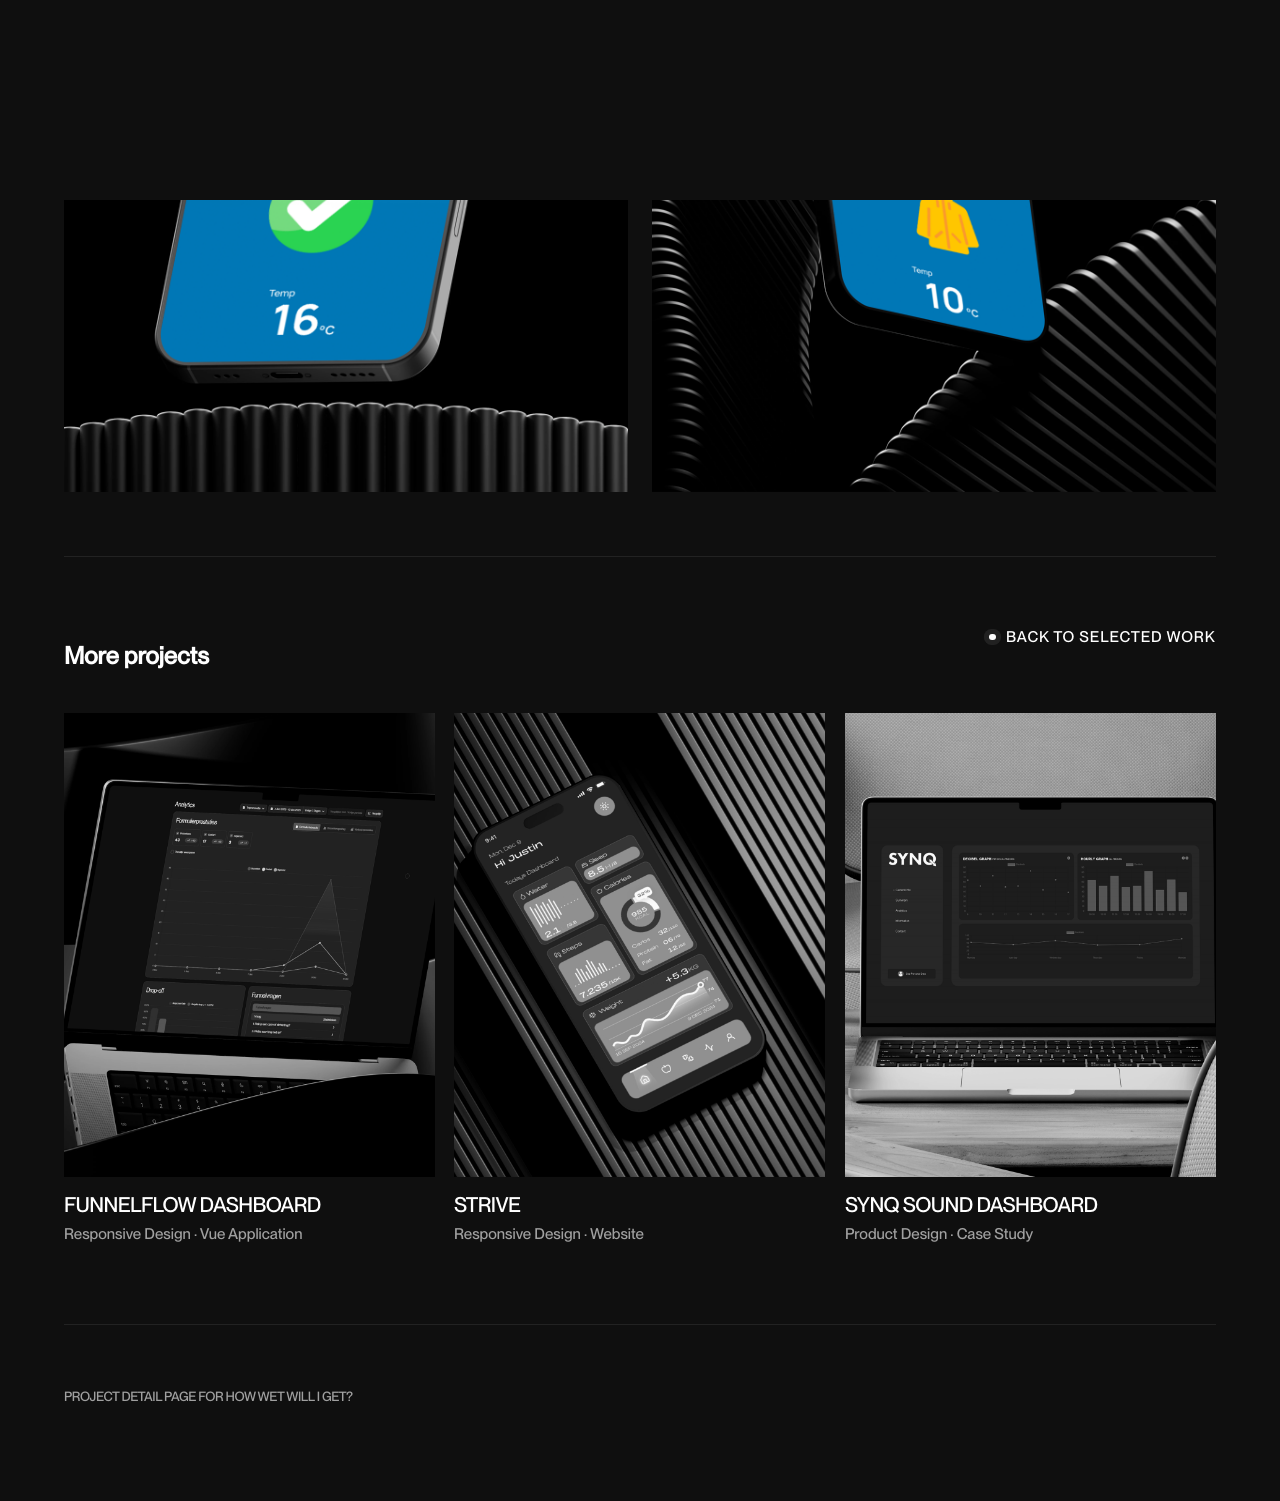
<file: how-wet-will-i-get.html>
<!DOCTYPE html>
<html lang="en" class="project-detail-page">
  <head>
    <meta charset="UTF-8" />
    <meta name="viewport" content="width=device-width, initial-scale=1.0" />
    <title>How Wet Will I Get? - Project Detail</title>
    <meta
      name="description"
      content="How Wet Will I Get? project detail page showcasing process, deliverables, and gallery imagery."
    />
    <link rel="icon" href="favicon.svg" type="image/svg+xml" />
    <link rel="stylesheet" href="styles.css" />
    <link rel="stylesheet" href="work-details.css" />
    
  </head>
  <body class="project-detail-body">
    <nav class="top-nav" aria-label="Primary">
      <a class="nav-name" href="index.html?from=logo" aria-label="Home">JUSTIN VEENHUIS</a>
      <div class="nav-links">
        <a href="index.html#work">Work</a>
        <a href="index.html#about">About</a>
        <a href="contact.html">Contact</a>
      </div>
      <button class="nav-toggle" aria-expanded="false" aria-controls="mobile-menu">
        MENU
      </button>
      <div id="mobile-menu" class="mobile-menu" role="dialog" aria-hidden="true">
        <div class="mobile-links">
          <a href="index.html#work">Work</a>
          <a href="index.html#about">About</a>
          <a href="contact.html">Contact</a>
        </div>
      </div>
      <div class="nav-year">HOW WET WILL I GET?</div>
    </nav>

     <main class="project-detail-main">
      <section class="detail-hero section" aria-labelledby="project-title">
        <p class="detail-eyebrow detail-load" style="--load-delay: 40ms">
          Selected Project
        </p>
        <h1
          id="project-title"
          class="detail-title detail-load"
          style="--load-delay: 110ms"
        >
          How <span class="headline-accent">Wet</span> Will I Get?
        </h1>

        <div class="detail-intro detail-load" style="--load-delay: 180ms">
          <p class="detail-description">
            How Wet Will I Get? is an app that I worked on with a classmate in duo's. The app is connected to a weather API and gives you a forecast of how wet you will get based on the weather and your destination.
          </p>
          <p class="detail-description">
            It tracks your location and when the user chooses their destination, it calculates the time and distance to give you a forecast of how wet you will get based on the weather and your destination. The more it rains, the bigger protection you will see on the screen.
          </p>
        </div>

        <div class="detail-meta">
          <div class="detail-meta-item detail-load" style="--load-delay: 240ms">
            <p class="detail-meta-label">Year</p>
            <p class="detail-meta-value">2024</p>
          </div>
          <div class="detail-meta-item detail-load" style="--load-delay: 320ms">
            <p class="detail-meta-label">Deliverables</p>
            <p class="detail-meta-value">App Design, App Development</p>
          </div>
          <div class="detail-meta-item detail-load" style="--load-delay: 400ms">
            <p class="detail-meta-label">Project Type</p>
            <p class="detail-meta-value">Duo Project</p>
          </div>
        </div>
      </section>

      <section class="detail-gallery section" aria-label="Project gallery">
        <div class="detail-gallery-grid">
          <figure
            class="detail-gallery-item detail-gallery-item--large reveal-on-scroll reveal-scale"
            data-reveal-delay="0"
          >
            <img src="img/newhwwig-1.png" alt="How Wet Will I Get? hero overview" />
          </figure>
          <figure
            class="detail-gallery-item detail-gallery-item--small reveal-on-scroll reveal-scale"
            data-reveal-delay="100"
          >
            <img src="img/newhwwig-2.png" alt="How Wet Will I Get? detail view one" />
          </figure>
          <figure
            class="detail-gallery-item detail-gallery-item--small reveal-on-scroll reveal-scale"
            data-reveal-delay="180"
          >
            <img src="img/newhwwig-3.png" alt="How Wet Will I Get? detail view two" />
          </figure>
        </div>
      </section>

      <section class="more-projects section" aria-labelledby="more-projects-title">
        <div class="section-header reveal-on-scroll" data-reveal-delay="0">
          <h2 id="more-projects-title" class="reveal-on-scroll" data-reveal-delay="0">
            More <span class="headline-accent">projects</span>
          </h2>
          <a
            href="index.html#work"
            class="see-all reveal-on-scroll"
            data-reveal-delay="80"
          >
            Back to selected work
          </a>
        </div>

        <div class="more-projects-grid">
            <article class="project-card reveal-on-scroll reveal-scale" data-reveal-delay="140">
                <a href="funnelflow.html" class="project-link">
                  <figure class="project-media">
                    <img src="img/newfunnelflow-1.png" alt="Funnelflow Dashboard preview" />
                  </figure>
                  <div class="project-meta">
                    <div class="project-title-row">
                      <h3>Funnelflow Dashboard</h3>
                    </div>
                    <p class="project-tags">Responsive Design · Vue Application</p>
                  </div>
                </a>
              </article>
          
            <article class="project-card reveal-on-scroll reveal-scale" data-reveal-delay="60">
            <a href="strive.html" class="project-link">
              <figure class="project-media">
                <img src="img/newstrive-3.png" alt="Funnelflow project preview" />
              </figure>
              <div class="project-meta">
                <div class="project-title-row">
                  <h3>Strive</h3>
                </div>
                <p class="project-tags">Responsive Design · Website</p>
              </div>
            </a>
          </article>

          <article class="project-card reveal-on-scroll reveal-scale" data-reveal-delay="220">
            <a href="synq.html" class="project-link">
              <figure class="project-media">
                <img src="img/newsynq-1.png" alt="System Archive preview" />
              </figure>
              <div class="project-meta">
                <div class="project-title-row">
                  <h3>SYNQ Sound Dashboard</h3>
                </div>
                <p class="project-tags">Product Design · Case Study</p>
              </div>
            </a>
          </article>
        </div>
      </section>

       <footer class="detail-footer reveal-on-scroll" data-reveal-delay="120">
        <span>Project detail page for How Wet Will I Get?</span>
      </footer>
    </main>

    <script>
      window.requestAnimationFrame(() => {
        window.requestAnimationFrame(() => {
          document.documentElement.classList.add("reveal-done");
          document.documentElement.classList.add("project-detail-ready");
          window.setTimeout(() => {
            document.documentElement.classList.add("anim-done");
          }, 420);
        });
      });
    </script>
    <script src="script.js"></script>
  </body>
</html>
</file>
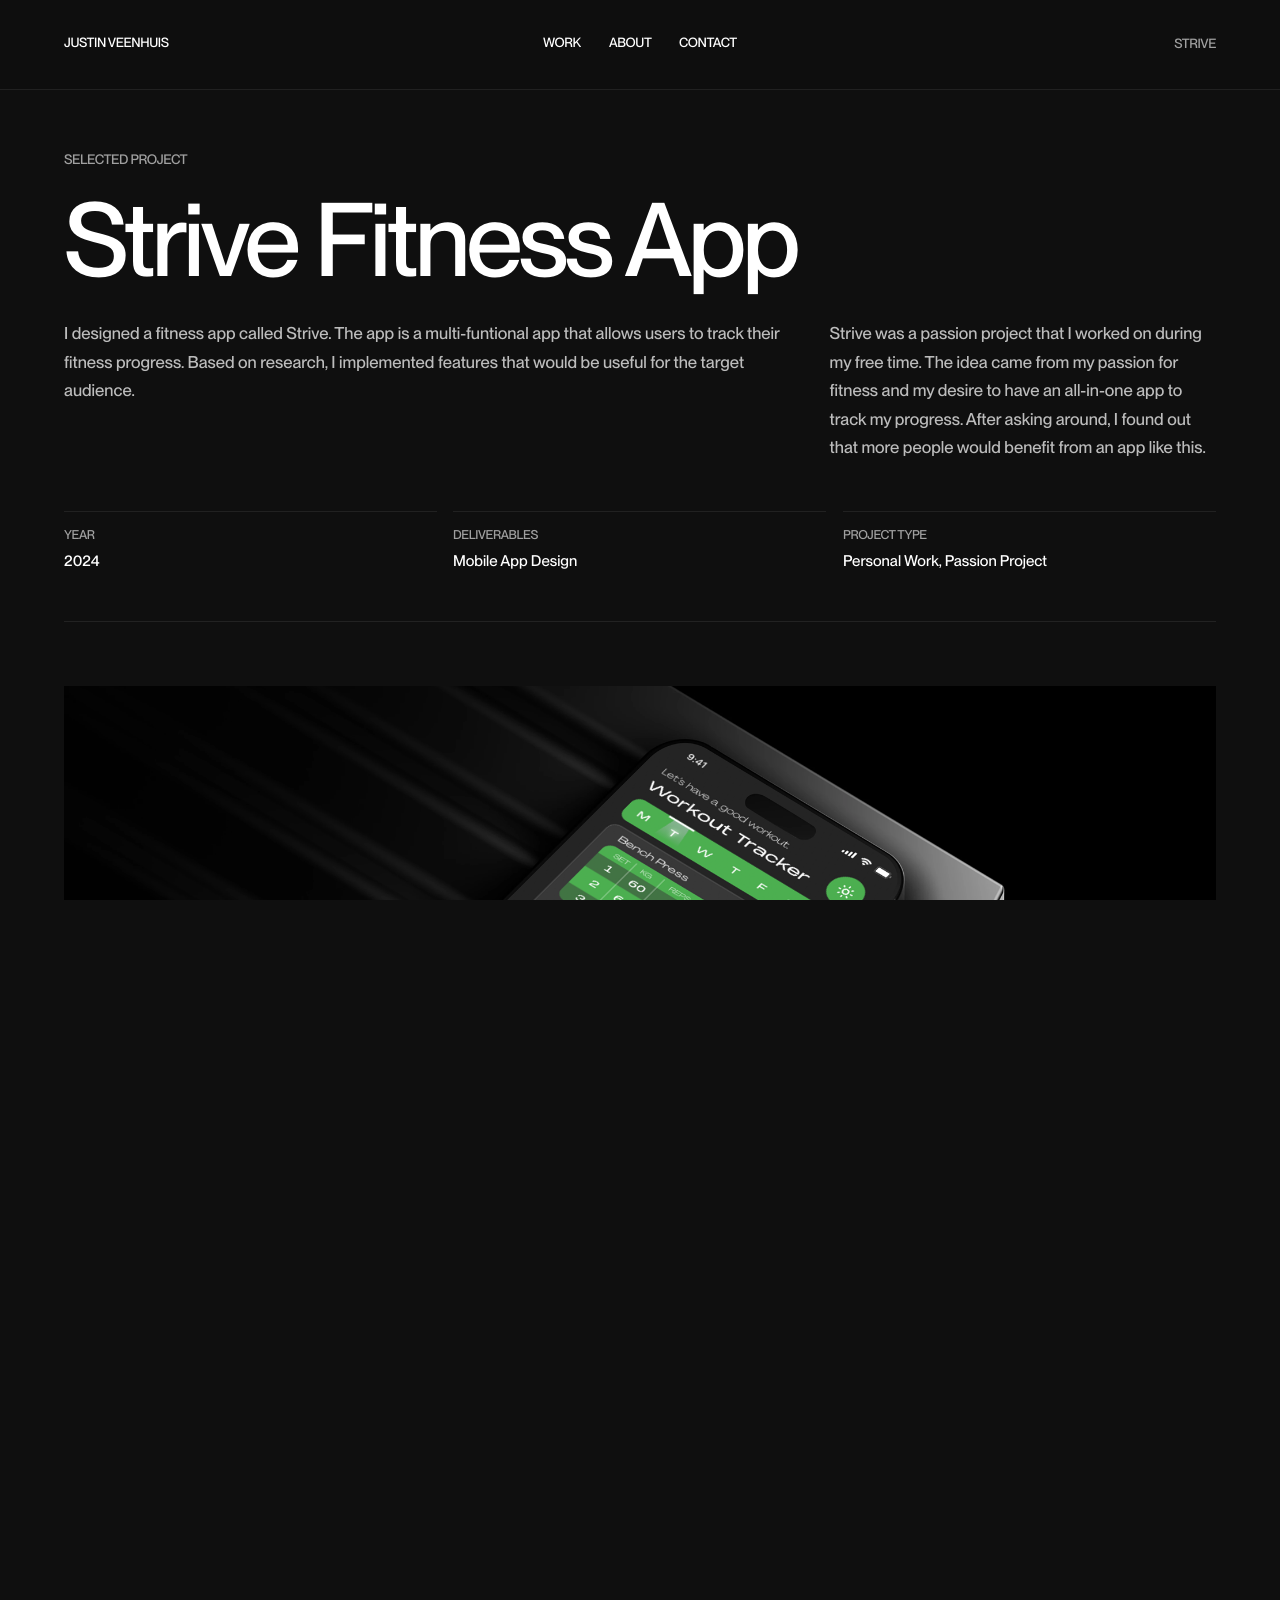
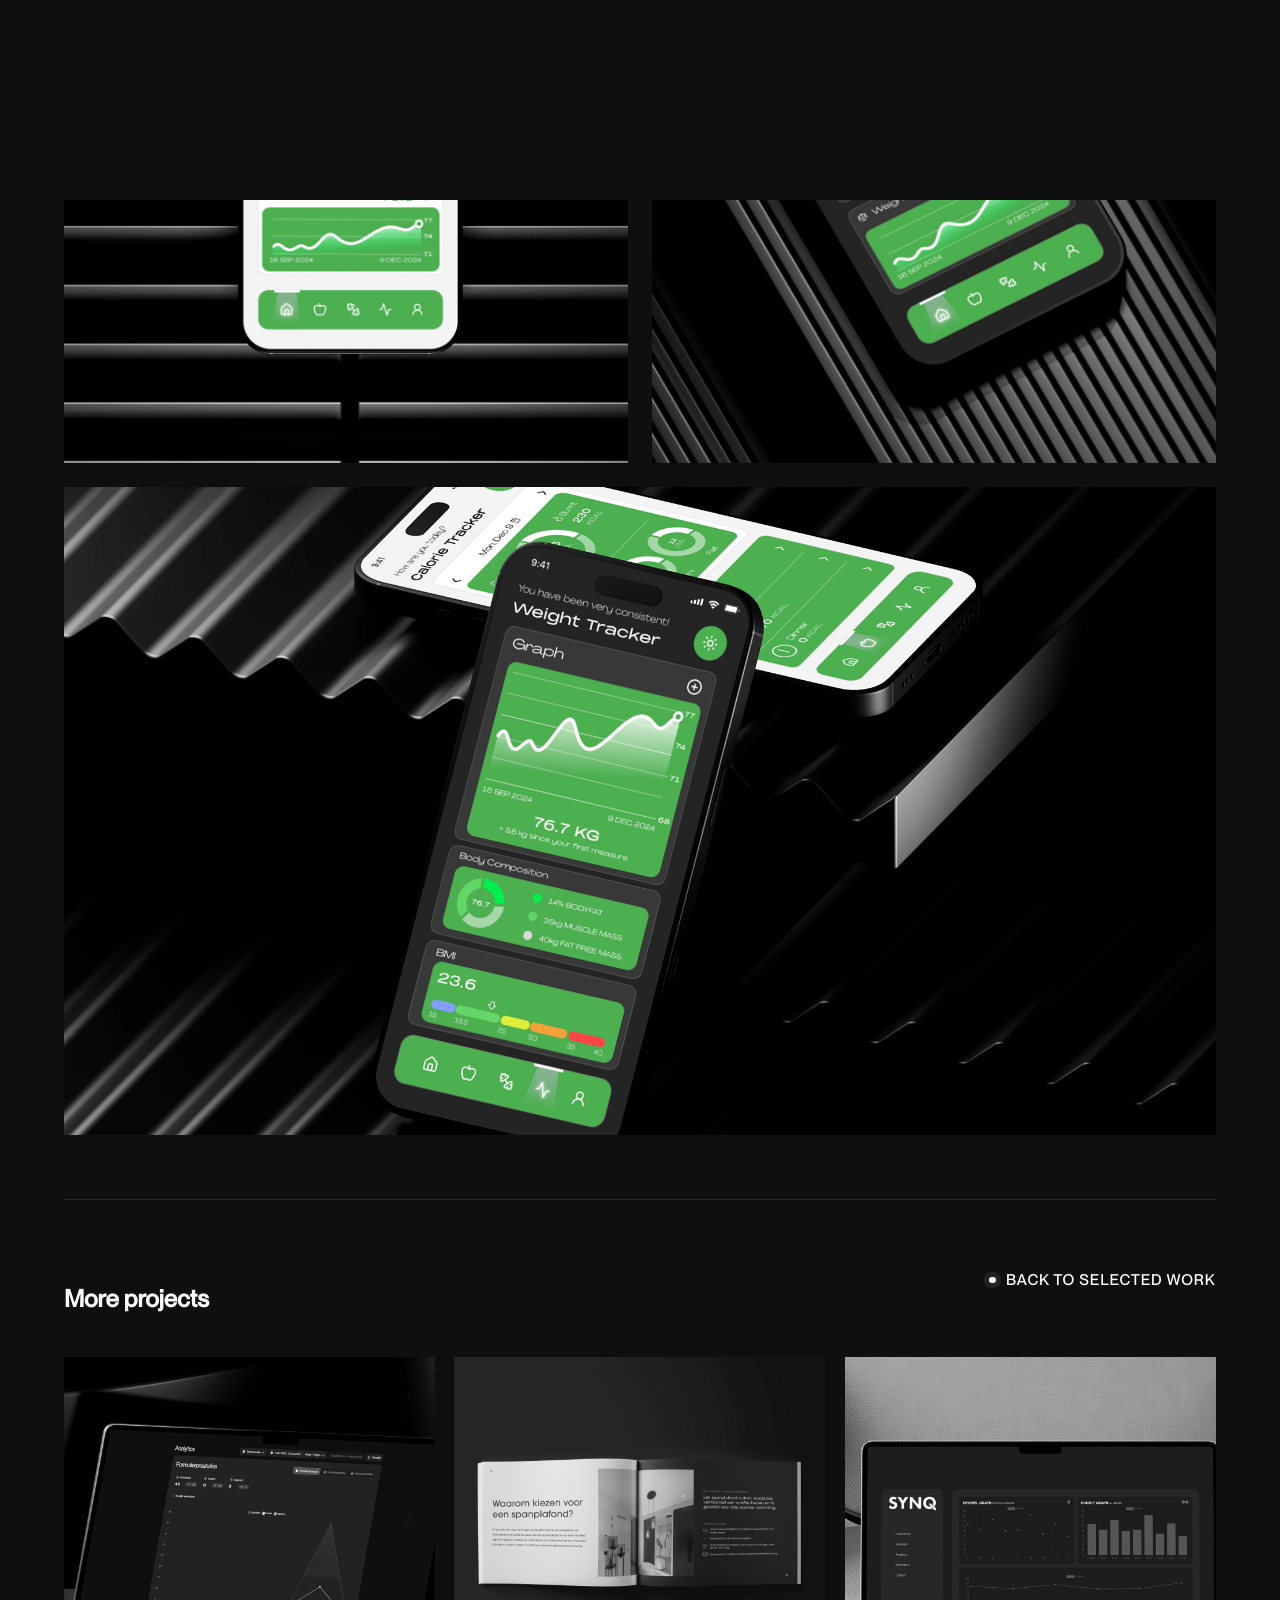
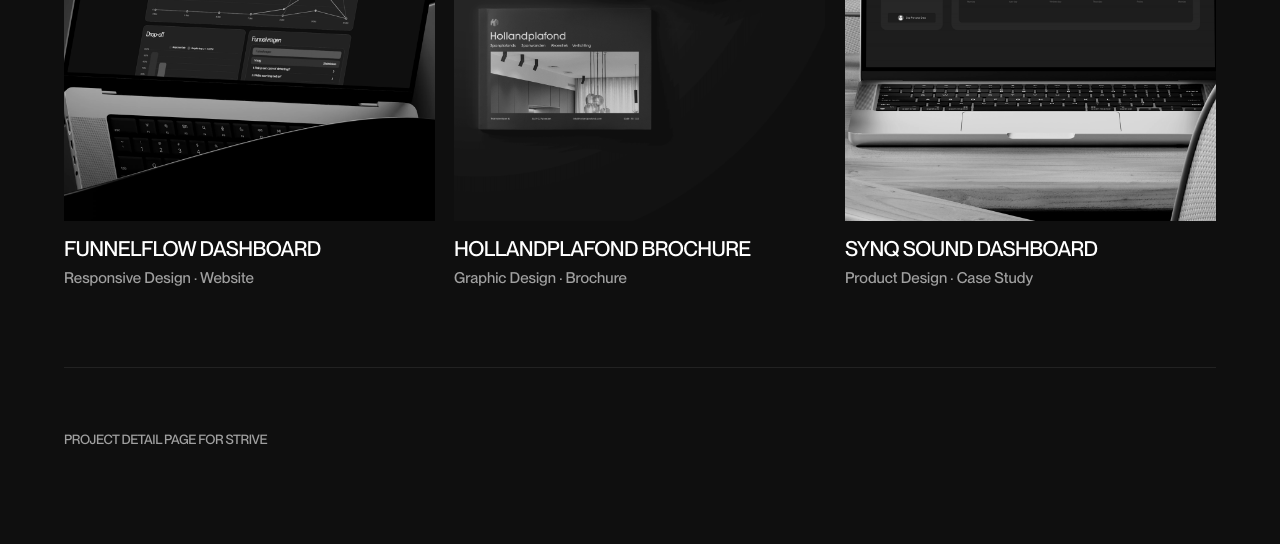
<file: strive.html>
<!DOCTYPE html>
<html lang="en" class="project-detail-page">
  <head>
    <meta charset="UTF-8" />
    <meta name="viewport" content="width=device-width, initial-scale=1.0" />
    <title>Strive - Project Detail</title>
    <meta
      name="description"
      content="Funnelflow project detail page showcasing process, deliverables, and gallery imagery."
    />
    <link rel="icon" href="favicon.svg" type="image/svg+xml" />
    <link rel="stylesheet" href="styles.css" />
    <link rel="stylesheet" href="work-details.css" />
    
  </head>
  <body class="project-detail-body">
    <nav class="top-nav" aria-label="Primary">
      <a class="nav-name" href="index.html?from=logo" aria-label="Home">JUSTIN VEENHUIS</a>
      <div class="nav-links">
        <a href="index.html#work">Work</a>
        <a href="index.html#about">About</a>
        <a href="contact.html">Contact</a>
      </div>
      <button class="nav-toggle" aria-expanded="false" aria-controls="mobile-menu">
        MENU
      </button>
      <div id="mobile-menu" class="mobile-menu" role="dialog" aria-hidden="true">
        <div class="mobile-links">
          <a href="index.html#work">Work</a>
          <a href="index.html#about">About</a>
          <a href="contact.html">Contact</a>
        </div>
      </div>
      <div class="nav-year">STRIVE</div>
    </nav>

     <main class="project-detail-main">
      <section class="detail-hero section" aria-labelledby="project-title">
        <p class="detail-eyebrow detail-load" style="--load-delay: 40ms">
          Selected Project
        </p>
        <h1
          id="project-title"
          class="detail-title detail-load"
          style="--load-delay: 110ms"
        >
          <span class="headline-accent">Strive</span> Fitness App
        </h1>

        <div class="detail-intro detail-load" style="--load-delay: 180ms">
          <p class="detail-description">
            I designed a fitness app called Strive. The app is a multi-funtional app that allows users to track their fitness progress. Based on research, I implemented features that would be useful for the target audience.
          </p>
          <p class="detail-description">
            Strive was a passion project that I worked on during my free time. The idea came from my passion for fitness and my desire to have an all-in-one app to track my progress. After asking around, I found out that more people would benefit from an app like this.
          </p>
        </div>

        <div class="detail-meta">
          <div class="detail-meta-item detail-load" style="--load-delay: 240ms">
            <p class="detail-meta-label">Year</p>
            <p class="detail-meta-value">2024</p>
          </div>
          <div class="detail-meta-item detail-load" style="--load-delay: 320ms">
            <p class="detail-meta-label">Deliverables</p>
            <p class="detail-meta-value">Mobile App Design</p>
          </div>
          <div class="detail-meta-item detail-load" style="--load-delay: 400ms">
            <p class="detail-meta-label">Project Type</p>
            <p class="detail-meta-value">Personal Work, Passion Project</p>
          </div>
        </div>
      </section>

      <section class="detail-gallery section" aria-label="Project gallery">
        <div class="detail-gallery-grid">
          <figure
            class="detail-gallery-item detail-gallery-item--large reveal-on-scroll reveal-scale"
            data-reveal-delay="0"
          >
            <img src="img/newstrive-1.png" alt="Strive hero overview" />
          </figure>
          <figure
            class="detail-gallery-item detail-gallery-item--small reveal-on-scroll reveal-scale"
            data-reveal-delay="100"
          >
            <img src="img/newstrive-2.png" alt="Strive detail view one" />
          </figure>
          <figure
            class="detail-gallery-item detail-gallery-item--small reveal-on-scroll reveal-scale"
            data-reveal-delay="180"
          >
            <img src="img/newstrive-3.png" alt="Strive detail view two" />
          </figure>
          <figure
            class="detail-gallery-item detail-gallery-item--large reveal-on-scroll reveal-scale"
            data-reveal-delay="260"
          >
            <img src="img/newstrive-4.png" alt="Strive hero overview" />
          </figure>
        </div>
      </section>

      <section class="more-projects section" aria-labelledby="more-projects-title">
        <div class="section-header reveal-on-scroll" data-reveal-delay="0">
          <h2 id="more-projects-title" class="reveal-on-scroll" data-reveal-delay="0">
            More <span class="headline-accent">projects</span>
          </h2>
          <a
            href="index.html#work"
            class="see-all reveal-on-scroll"
            data-reveal-delay="80"
          >
            Back to selected work
          </a>
        </div>

        <div class="more-projects-grid">
          <article class="project-card reveal-on-scroll reveal-scale" data-reveal-delay="60">
            <a href="funnelflow.html" class="project-link">
              <figure class="project-media">
                <img src="img/newfunnelflow-1.png" alt="Funnelflow project preview" />
              </figure>
              <div class="project-meta">
                <div class="project-title-row">
                  <h3>Funnelflow Dashboard</h3>
                </div>
                <p class="project-tags">Responsive Design · Website</p>
              </div>
            </a>
          </article>

          <article class="project-card reveal-on-scroll reveal-scale" data-reveal-delay="140">
            <a href="hollandplafond-brochure.html" class="project-link">
              <figure class="project-media">
                <img src="img/brochure-3.png" alt="Editorial Commerce preview" />
              </figure>
              <div class="project-meta">
                <div class="project-title-row">
                  <h3>Hollandplafond Brochure</h3>
                </div>
                <p class="project-tags">Graphic Design · Brochure</p>
              </div>
            </a>
          </article>

          <article class="project-card reveal-on-scroll reveal-scale" data-reveal-delay="220">
            <a href="synq.html" class="project-link">
              <figure class="project-media">
                <img src="img/newsynq-1.png" alt="System Archive preview" />
              </figure>
              <div class="project-meta">
                <div class="project-title-row">
                  <h3>SYNQ Sound Dashboard</h3>
                </div>
                <p class="project-tags">Product Design · Case Study</p>
              </div>
            </a>
          </article>
        </div>
      </section>

       <footer class="detail-footer reveal-on-scroll" data-reveal-delay="120">
        <span>Project detail page for Strive</span>
      </footer>
    </main>

    <script>
      window.requestAnimationFrame(() => {
        window.requestAnimationFrame(() => {
          document.documentElement.classList.add("reveal-done");
          document.documentElement.classList.add("project-detail-ready");
          window.setTimeout(() => {
            document.documentElement.classList.add("anim-done");
          }, 420);
        });
      });
    </script>
    <script src="script.js"></script>
  </body>
</html>
</file>
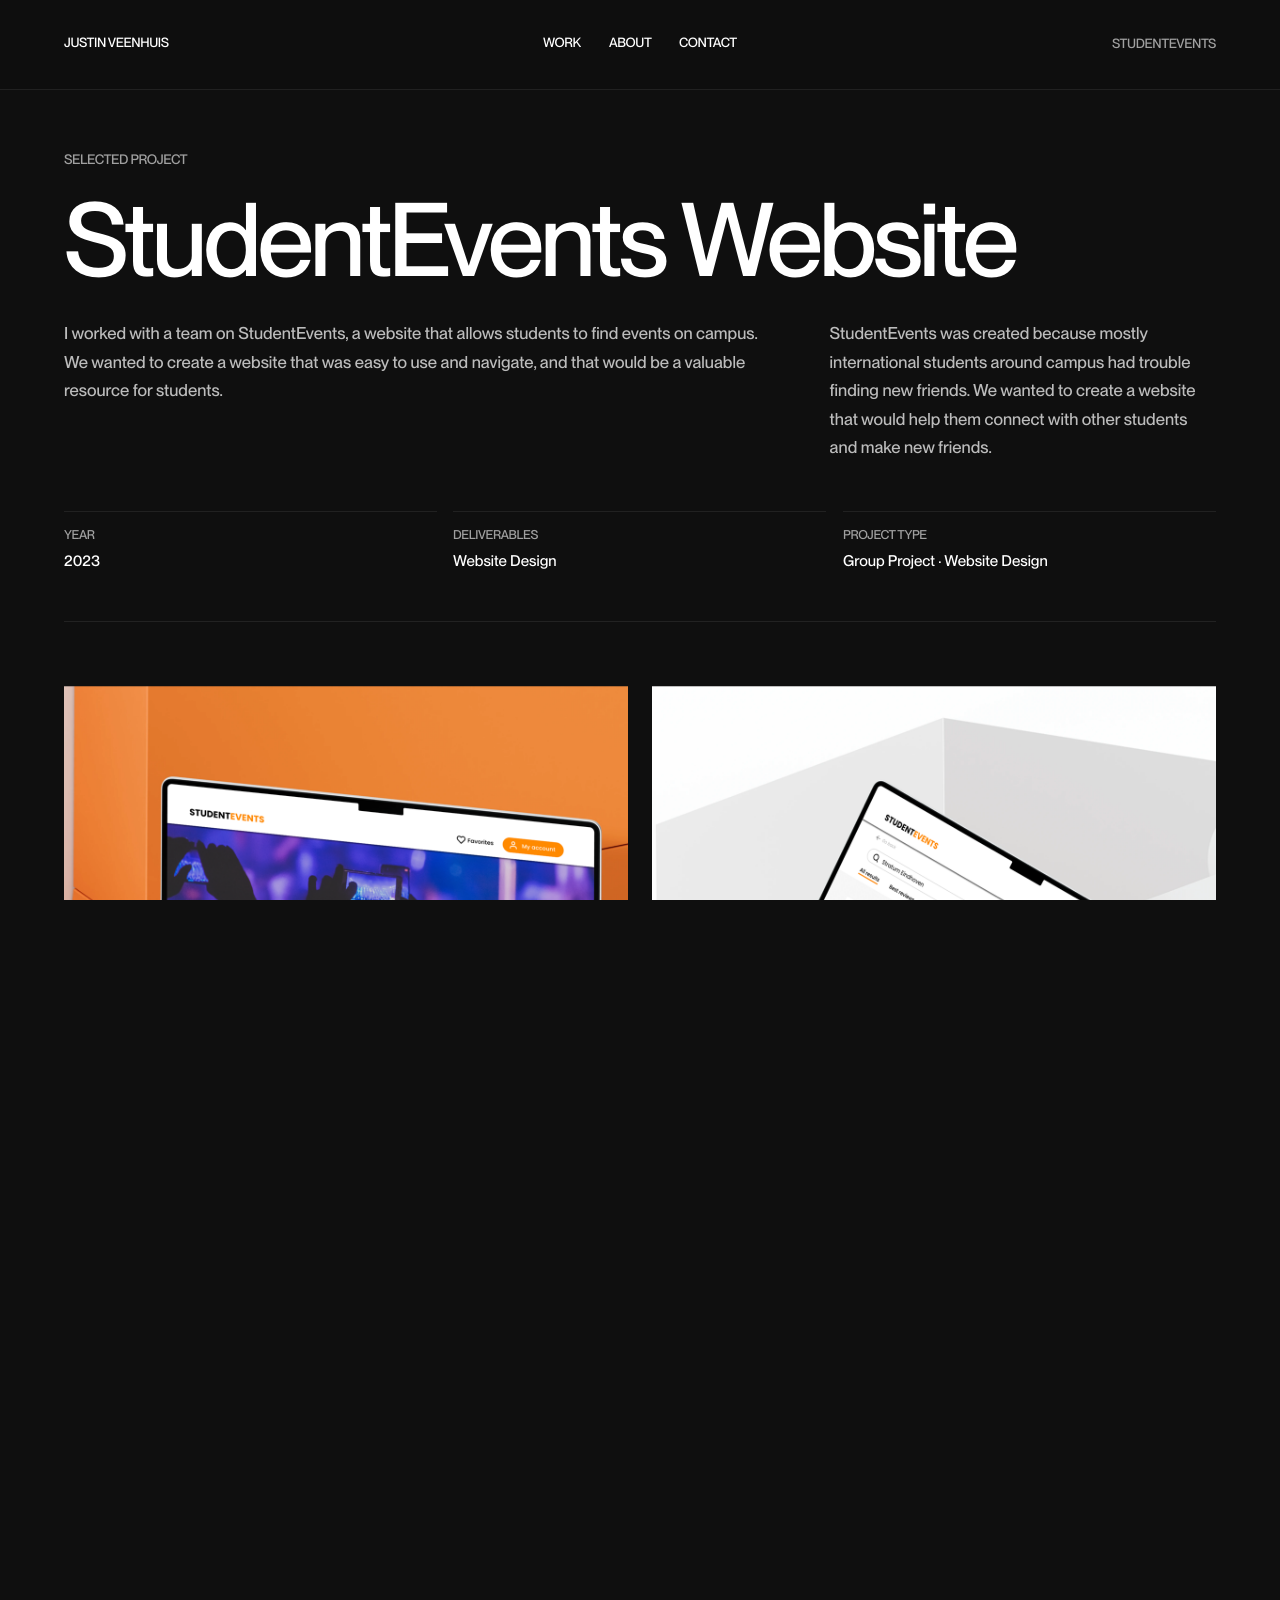
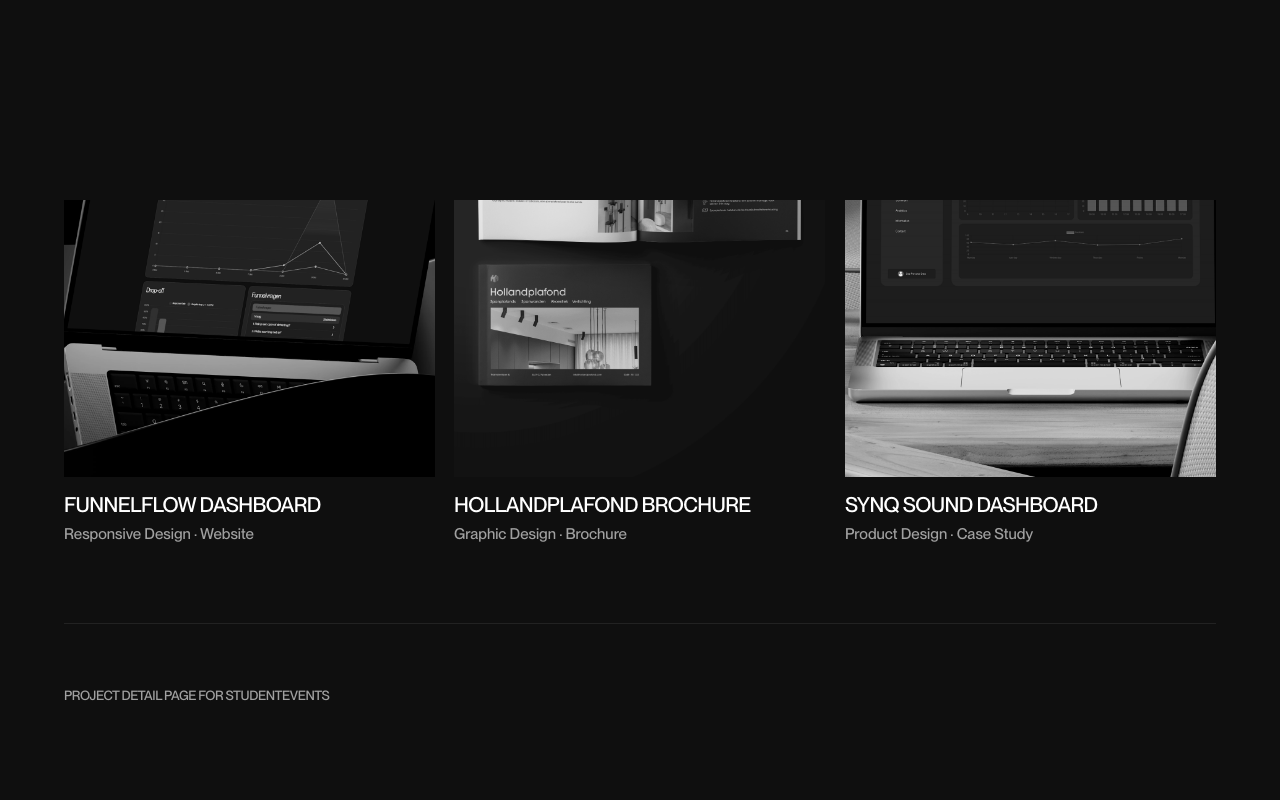
<file: studentevents.html>
<!DOCTYPE html>
<html lang="en" class="project-detail-page">
  <head>
    <meta charset="UTF-8" />
    <meta name="viewport" content="width=device-width, initial-scale=1.0" />
    <title>StudentEvents - Project Detail</title>
    <meta
      name="description"
      content="Funnelflow project detail page showcasing process, deliverables, and gallery imagery."
    />
    <link rel="icon" href="favicon.svg" type="image/svg+xml" />
    <link rel="stylesheet" href="styles.css" />
    <link rel="stylesheet" href="work-details.css" />
    
  </head>
  <body class="project-detail-body">
    <nav class="top-nav" aria-label="Primary">
      <a class="nav-name" href="index.html?from=logo" aria-label="Home">JUSTIN VEENHUIS</a>
      <div class="nav-links">
        <a href="index.html#work">Work</a>
        <a href="index.html#about">About</a>
        <a href="contact.html">Contact</a>
      </div>
      <button class="nav-toggle" aria-expanded="false" aria-controls="mobile-menu">
        MENU
      </button>
      <div id="mobile-menu" class="mobile-menu" role="dialog" aria-hidden="true">
        <div class="mobile-links">
          <a href="index.html#work">Work</a>
          <a href="index.html#about">About</a>
          <a href="contact.html">Contact</a>
        </div>
      </div>
      <div class="nav-year">STUDENTEVENTS</div>
    </nav>

     <main class="project-detail-main">
      <section class="detail-hero section" aria-labelledby="project-title">
        <p class="detail-eyebrow detail-load" style="--load-delay: 40ms">
          Selected Project
        </p>
        <h1
          id="project-title"
          class="detail-title detail-load"
          style="--load-delay: 110ms"
        >
            <span class="headline-accent">StudentEvents</span> Website
        </h1>

        <div class="detail-intro detail-load" style="--load-delay: 180ms">
          <p class="detail-description">
            I worked with a team on StudentEvents, a website that allows students to find events on campus. We wanted to create a website that was easy to use and navigate, and that would be a valuable resource for students.
          </p>
          <p class="detail-description">
            StudentEvents was created because mostly international students around campus had trouble finding new friends. We wanted to create a website that would help them connect with other students and make new friends.
          </p>
        </div>

        <div class="detail-meta">
          <div class="detail-meta-item detail-load" style="--load-delay: 240ms">
            <p class="detail-meta-label">Year</p>
            <p class="detail-meta-value">2023</p>
          </div>
          <div class="detail-meta-item detail-load" style="--load-delay: 320ms">
            <p class="detail-meta-label">Deliverables</p>
            <p class="detail-meta-value">Website Design</p>
          </div>
          <div class="detail-meta-item detail-load" style="--load-delay: 400ms">
            <p class="detail-meta-label">Project Type</p>
            <p class="detail-meta-value">Group Project · Website Design</p>
          </div>
        </div>
      </section>

      <section class="detail-gallery section" aria-label="Project gallery">
        <div class="detail-gallery-grid">
          <figure
            class="detail-gallery-item detail-gallery-item--small reveal-on-scroll reveal-scale"
            data-reveal-delay="100"
          >
            <img src="img/newstudentevents-1.png" alt="StudentEvents detail view one" />
          </figure>
          <figure
            class="detail-gallery-item detail-gallery-item--small reveal-on-scroll reveal-scale"
            data-reveal-delay="180"
          >
            <img src="img/newstudentevents-2.png" alt="StudentEvents detail view two" />
          </figure>
        </div>
      </section>

      <section class="more-projects section" aria-labelledby="more-projects-title">
        <div class="section-header reveal-on-scroll" data-reveal-delay="0">
          <h2 id="more-projects-title" class="reveal-on-scroll" data-reveal-delay="0">
            More <span class="headline-accent">projects</span>
          </h2>
          <a
            href="index.html#work"
            class="see-all reveal-on-scroll"
            data-reveal-delay="80"
          >
            Back to selected work
          </a>
        </div>

        <div class="more-projects-grid">
          <article class="project-card reveal-on-scroll reveal-scale" data-reveal-delay="60">
            <a href="funnelflow.html" class="project-link">
              <figure class="project-media">
                <img src="img/newfunnelflow-1.png" alt="Funnelflow project preview" />
              </figure>
              <div class="project-meta">
                <div class="project-title-row">
                  <h3>Funnelflow Dashboard</h3>
                </div>
                <p class="project-tags">Responsive Design · Website</p>
              </div>
            </a>
          </article>

          <article class="project-card reveal-on-scroll reveal-scale" data-reveal-delay="140">
            <a href="hollandplafond-brochure.html" class="project-link">
              <figure class="project-media">
                <img src="img/brochure-3.png" alt="Editorial Commerce preview" />
              </figure>
              <div class="project-meta">
                <div class="project-title-row">
                  <h3>Hollandplafond Brochure</h3>
                </div>
                <p class="project-tags">Graphic Design · Brochure</p>
              </div>
            </a>
          </article>

          <article class="project-card reveal-on-scroll reveal-scale" data-reveal-delay="220">
            <a href="synq.html" class="project-link">
              <figure class="project-media">
                <img src="img/newsynq-1.png" alt="System Archive preview" />
              </figure>
              <div class="project-meta">
                <div class="project-title-row">
                  <h3>SYNQ Sound Dashboard</h3>
                </div>
                <p class="project-tags">Product Design · Case Study</p>
              </div>
            </a>
          </article>
        </div>
      </section>

       <footer class="detail-footer reveal-on-scroll" data-reveal-delay="120">
        <span>Project detail page for StudentEvents</span>
      </footer>
    </main>

    <script>
      window.requestAnimationFrame(() => {
        window.requestAnimationFrame(() => {
          document.documentElement.classList.add("reveal-done");
          document.documentElement.classList.add("project-detail-ready");
          window.setTimeout(() => {
            document.documentElement.classList.add("anim-done");
          }, 420);
        });
      });
    </script>
    <script src="script.js"></script>
  </body>
</html>
</file>
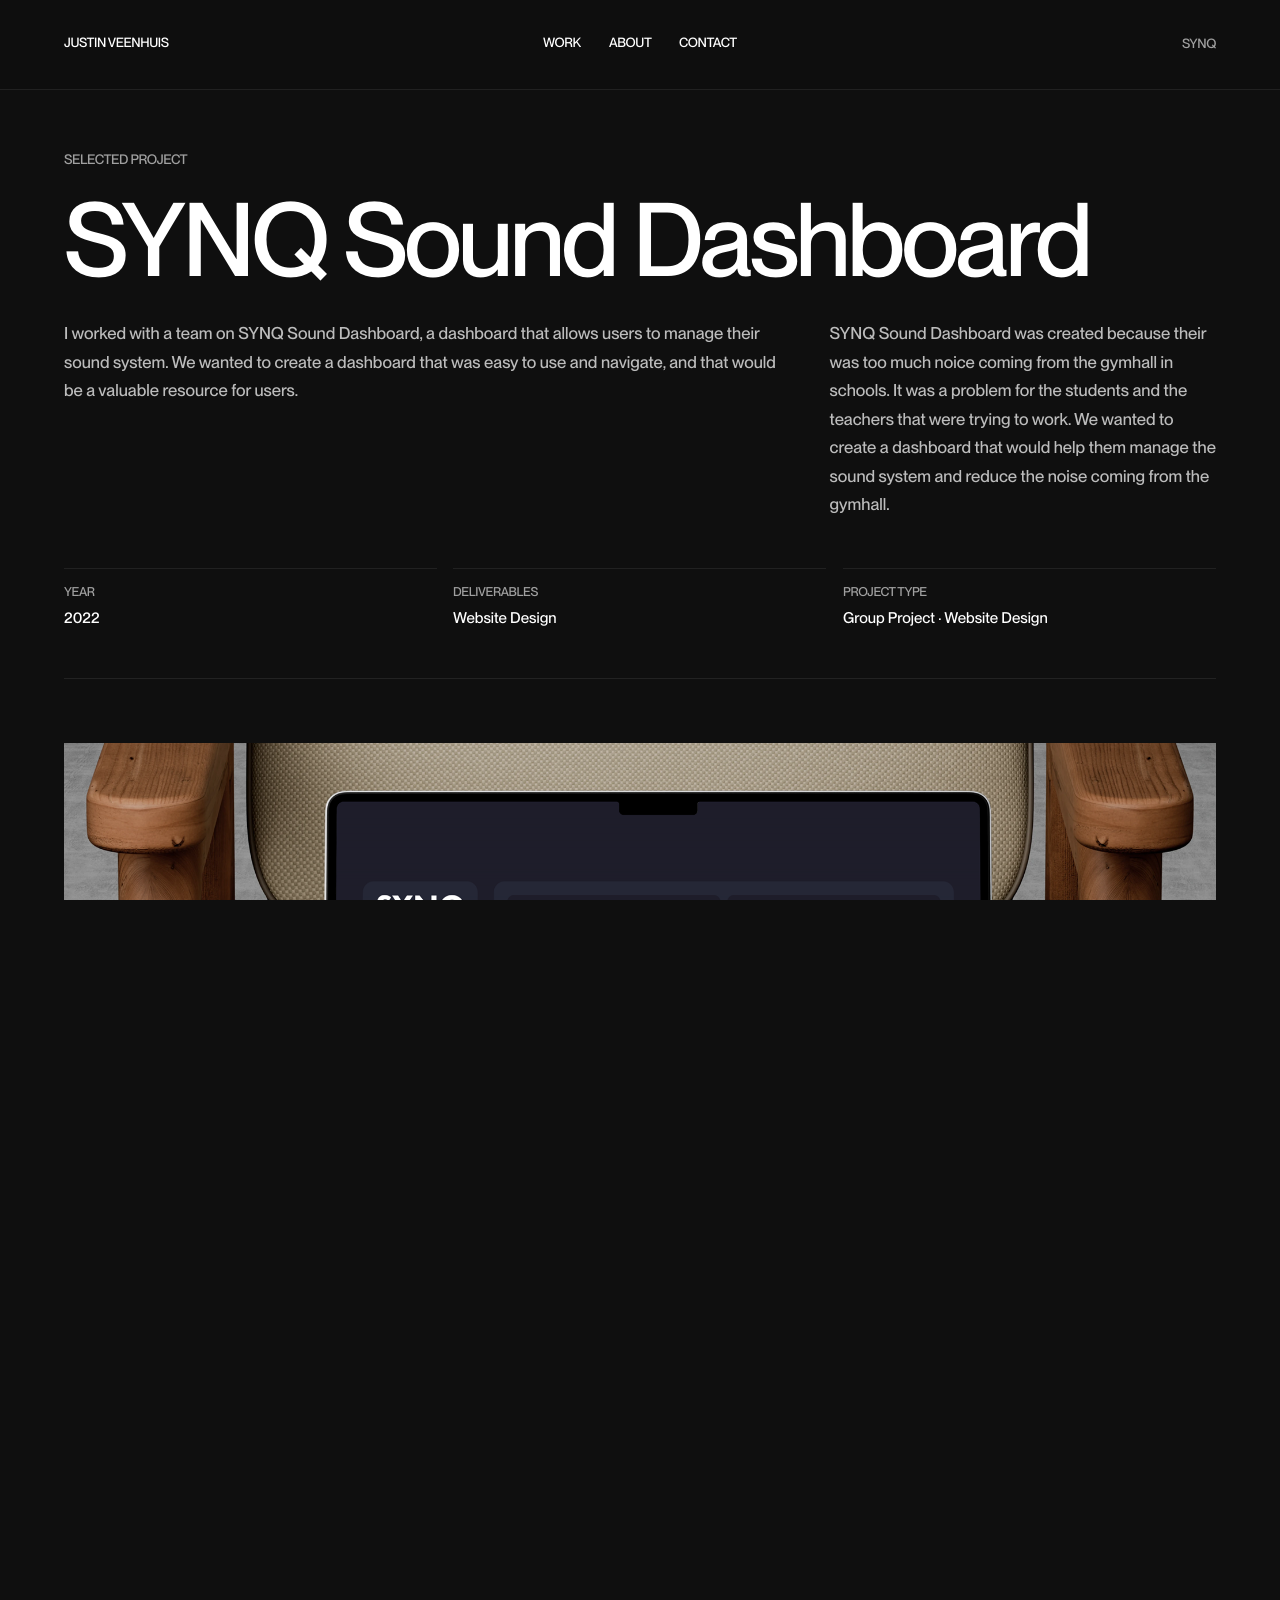
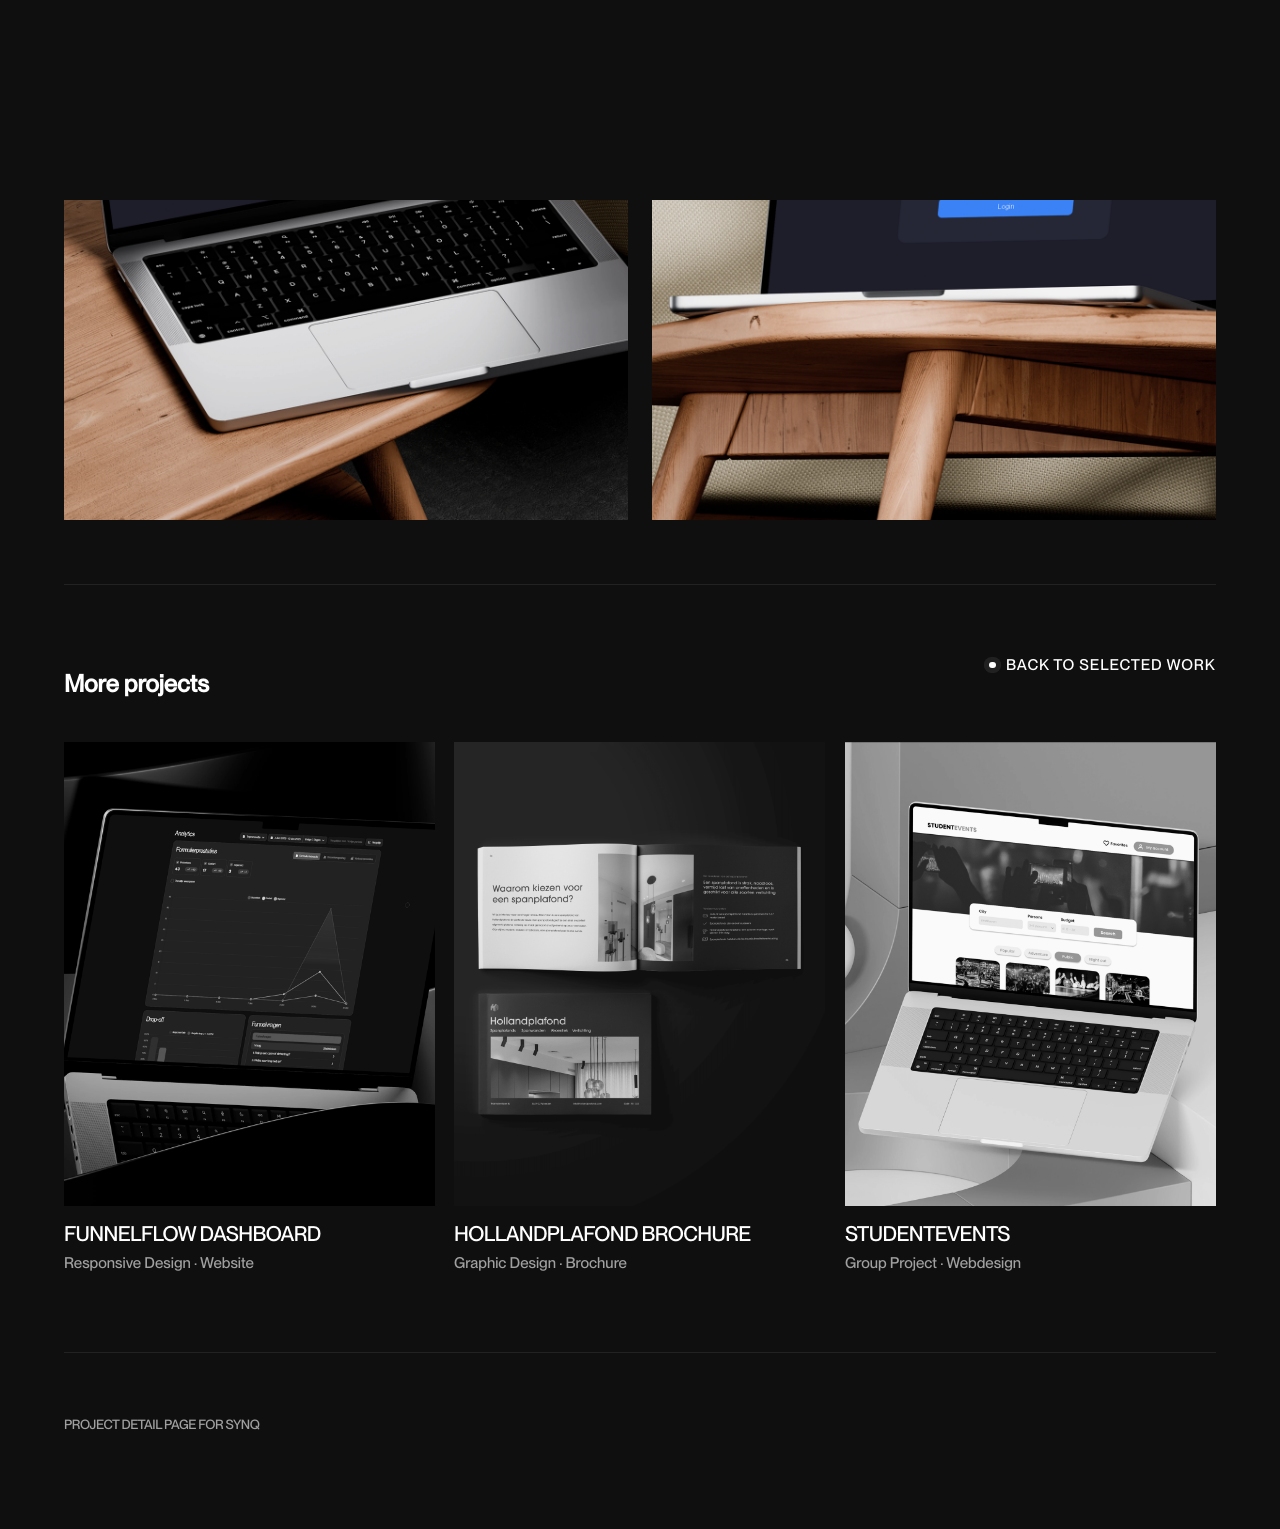
<file: synq.html>
<!DOCTYPE html>
<html lang="en" class="project-detail-page">
  <head>
    <meta charset="UTF-8" />
    <meta name="viewport" content="width=device-width, initial-scale=1.0" />
    <title>SYNQ Sound Dashboard - Project Detail</title>
    <meta
      name="description"
      content="Funnelflow project detail page showcasing process, deliverables, and gallery imagery."
    />
    <link rel="icon" href="favicon.svg" type="image/svg+xml" />
    <link rel="stylesheet" href="styles.css" />
    <link rel="stylesheet" href="work-details.css" />
    
  </head>
  <body class="project-detail-body">
    <nav class="top-nav" aria-label="Primary">
      <a class="nav-name" href="index.html?from=logo" aria-label="Home">JUSTIN VEENHUIS</a>
      <div class="nav-links">
        <a href="index.html#work">Work</a>
        <a href="index.html#about">About</a>
        <a href="contact.html">Contact</a>
      </div>
      <button class="nav-toggle" aria-expanded="false" aria-controls="mobile-menu">
        MENU
      </button>
      <div id="mobile-menu" class="mobile-menu" role="dialog" aria-hidden="true">
        <div class="mobile-links">
          <a href="index.html#work">Work</a>
          <a href="index.html#about">About</a>
          <a href="contact.html">Contact</a>
        </div>
      </div>
      <div class="nav-year">SYNQ</div>
    </nav>

     <main class="project-detail-main">
      <section class="detail-hero section" aria-labelledby="project-title">
        <p class="detail-eyebrow detail-load" style="--load-delay: 40ms">
          Selected Project
        </p>
        <h1
          id="project-title"
          class="detail-title detail-load"
          style="--load-delay: 110ms"
        >
            <span class="headline-accent">SYNQ</span> Sound Dashboard
        </h1>

        <div class="detail-intro detail-load" style="--load-delay: 180ms">
          <p class="detail-description">
            I worked with a team on SYNQ Sound Dashboard, a dashboard that allows users to manage their sound system. We wanted to create a dashboard that was easy to use and navigate, and that would be a valuable resource for users.
          </p>
          <p class="detail-description">
            SYNQ Sound Dashboard was created because their was too much noice coming from the gymhall in schools. It was a problem for the students and the teachers that were trying to work. We wanted to create a dashboard that would help them manage the sound system and reduce the noise coming from the gymhall.
          </p>
        </div>

        <div class="detail-meta">
          <div class="detail-meta-item detail-load" style="--load-delay: 240ms">
            <p class="detail-meta-label">Year</p>
            <p class="detail-meta-value">2022</p>
          </div>
          <div class="detail-meta-item detail-load" style="--load-delay: 320ms">
            <p class="detail-meta-label">Deliverables</p>
            <p class="detail-meta-value">Website Design</p>
          </div>
          <div class="detail-meta-item detail-load" style="--load-delay: 400ms">
            <p class="detail-meta-label">Project Type</p>
            <p class="detail-meta-value">Group Project · Website Design</p>
          </div>
        </div>
      </section>

      <section class="detail-gallery section" aria-label="Project gallery">
        <div class="detail-gallery-grid">
          <figure
            class="detail-gallery-item detail-gallery-item--large reveal-on-scroll reveal-scale"
            data-reveal-delay="100"
          >
            <img src="img/newsynq-1.png" alt="SYNQ Sound Dashboard detail view one" />
          </figure>
          <figure
            class="detail-gallery-item detail-gallery-item--small reveal-on-scroll reveal-scale"
            data-reveal-delay="180"
          >
            <img src="img/newsynq-2.png" alt="SYNQ Sound Dashboard detail view two" />
          </figure>
          <figure
            class="detail-gallery-item detail-gallery-item--small reveal-on-scroll reveal-scale"
            data-reveal-delay="180"
          >
            <img src="img/newsynq-3.png" alt="SYNQ Sound Dashboard detail view two" />
          </figure>
        </div>
      </section>

      <section class="more-projects section" aria-labelledby="more-projects-title">
        <div class="section-header reveal-on-scroll" data-reveal-delay="0">
          <h2 id="more-projects-title" class="reveal-on-scroll" data-reveal-delay="0">
            More <span class="headline-accent">projects</span>
          </h2>
          <a
            href="index.html#work"
            class="see-all reveal-on-scroll"
            data-reveal-delay="80"
          >
            Back to selected work
          </a>
        </div>

        <div class="more-projects-grid">
          <article class="project-card reveal-on-scroll reveal-scale" data-reveal-delay="60">
            <a href="funnelflow.html" class="project-link">
              <figure class="project-media">
                <img src="img/newfunnelflow-1.png" alt="Funnelflow project preview" />
              </figure>
              <div class="project-meta">
                <div class="project-title-row">
                  <h3>Funnelflow Dashboard</h3>
                </div>
                <p class="project-tags">Responsive Design · Website</p>
              </div>
            </a>
          </article>

          <article class="project-card reveal-on-scroll reveal-scale" data-reveal-delay="140">
            <a href="hollandplafond-brochure.html" class="project-link">
              <figure class="project-media">
                <img src="img/brochure-3.png" alt="Editorial Commerce preview" />
              </figure>
              <div class="project-meta">
                <div class="project-title-row">
                  <h3>Hollandplafond Brochure</h3>
                </div>
                <p class="project-tags">Graphic Design · Brochure</p>
              </div>
            </a>
          </article>

          <article class="project-card reveal-on-scroll reveal-scale" data-reveal-delay="220">
            <a href="studentevents.html" class="project-link">
              <figure class="project-media">
                <img src="img/newstudentevents-1.png" alt="StudentEvents preview" />
              </figure>
              <div class="project-meta">
                <div class="project-title-row">
                  <h3>StudentEvents</h3>
                </div>
                <p class="project-tags">Group Project · Webdesign</p>
              </div>
            </a>
          </article>
        </div>
      </section>

       <footer class="detail-footer reveal-on-scroll" data-reveal-delay="120">
        <span>Project detail page for Synq</span>
      </footer>
    </main>

    <script>
      window.requestAnimationFrame(() => {
        window.requestAnimationFrame(() => {
          document.documentElement.classList.add("reveal-done");
          document.documentElement.classList.add("project-detail-ready");
          window.setTimeout(() => {
            document.documentElement.classList.add("anim-done");
          }, 420);
        });
      });
    </script>
    <script src="script.js"></script>
  </body>
</html>
</file>
<file: styles.css>
/* Fonts (PP Neue Montreal + PP Formula) */
/* Drop your font files into /fonts and update filenames below if needed. */
@font-face {
  font-family: "PP Neue Montreal";
  src:
    url("./fonts/PPNeueMontreal-Medium.otf") format("opentype"),
    url("./fonts/PPNeueMontreal-Medium.ttf") format("truetype");
  font-weight: 500;
  font-style: normal;
  font-display: swap;
}

@font-face {
  font-family: "PP Formula";
  src:
    url("./fonts/PPFormula-Regular.otf") format("opentype"),
    url("./fonts/PPFormula-Regular.ttf") format("truetype");
  font-weight: 400;
  font-style: normal;
  font-display: swap;
}

@font-face {
  font-family: "PP Formula";
  src:
    url("./fonts/PPFormula-Medium.otf") format("opentype"),
    url("./fonts/PPFormula-Medium.ttf") format("truetype");
  font-weight: 500;
  font-style: normal;
  font-display: swap;
}

@font-face {
  font-family: "Apple Garamond";
  src: url("./fonts/AppleGaramond.ttf") format("truetype");
  font-weight: 400;
  font-style: normal;
  font-display: swap;
}

:root {
  --bg: #0f0f0f;
  --fg: #0d0b0b;
  --muted: #a0a0a0;
  --nav-height: clamp(4.5rem, 7vw, 5.75rem);
  --nav-offset: 4rem;
  --border-subtle: rgba(255, 255, 255, 0.08);
  --accent-soft: rgba(255, 255, 255, 0.2);
  --content-bg: var(--bg);
  --font-sans: "PP Neue Montreal", system-ui, -apple-system, BlinkMacSystemFont,
    "Segoe UI", sans-serif;
  --font-serif: "Apple Garamond", "Times New Roman", serif;
}

.headline-accent {
  font-family: inherit;
  font-weight: inherit;
  letter-spacing: inherit;
}

/* Text-swap hover: Montreal slides up, Apple Garamond rises from below */
.text-swap-wrap {
  display: inline-block;
  position: relative;
  overflow: hidden;
}

.swap-out,
.swap-in {
  display: block;
  transition: transform 420ms cubic-bezier(0.16, 1, 0.3, 1);
}

.swap-in {
  position: absolute;
  inset: 0;
  transform: translateY(100%);
  font-family: var(--font-serif);
  font-style: italic;
  font-weight: 400;
  font-size: 1.16em;
  letter-spacing: 0.03em;
}

a:hover > .text-swap-wrap .swap-out,
a:focus-visible > .text-swap-wrap .swap-out,
button:hover > .text-swap-wrap .swap-out,
button:focus-visible > .text-swap-wrap .swap-out {
  transform: translateY(-100%);
}

a:hover > .text-swap-wrap .swap-in,
a:focus-visible > .text-swap-wrap .swap-in,
button:hover > .text-swap-wrap .swap-in,
button:focus-visible > .text-swap-wrap .swap-in {
  transform: translateY(0);
}

*,
*::before,
*::after {
  box-sizing: border-box;
}

html,
body {
  margin: 0;
  padding: 0;
  scroll-behavior: smooth;
}

html {
  scroll-padding-top: calc(var(--nav-height) + 1rem);
}

body {
  min-height: 100vh;
  background-color: var(--bg);
  color: var(--fg);
  font-family: var(--font-sans);
  -webkit-font-smoothing: antialiased;
  text-rendering: geometricPrecision;
  overflow-x: hidden;
}

/* Gate: hide nav, bottom-note and footer until reveal is complete */
.top-nav,
.bottom-note,
.site-footer {
  opacity: 0;
  pointer-events: none;
  /* nav and note will also translate/scale when they appear */
  transition: opacity 320ms ease-out, transform 320ms ease-out;
}

/* start nav and note slightly lifted / smaller so they can animate in */
.top-nav,
.bottom-note {
  transform: translateY(-0.5rem) scale(0.95);
}

/* first stage: show nav/note as soon as white reveal finishes */
.reveal-done .top-nav,
.reveal-done .bottom-note {
  opacity: 1;
  transform: translateY(0) scale(1);
  pointer-events: auto;
}

/* final stage: reveal sections & footer once zoom has settled */
.anim-done .section,
.anim-done .site-footer {
  opacity: 1;
  pointer-events: auto;
}

/* give the bottom note a tiny delay so the nav slides in first */
.reveal-done .top-nav {
  transition-delay: 0s;
}
.reveal-done .bottom-note {
  transition-delay: 0.1s;
}

main {
  padding-inline: clamp(2rem, 5vw, 4.5rem);
  padding-bottom: 5rem;
  margin-top: 100vh; /* push page content below the fixed first-screen */
}

section {
  scroll-margin-top: calc(var(--nav-height) + 1rem);
}

a {
  color: inherit;
  text-decoration: none;
}

/* First screen / Nav */

.first-screen {
  /* fixed hero that stays in place; content scrolls over it */
  position: fixed;
  top: 0;
  left: 0;
  width: 100vw;
  height: 100vh;
  z-index: 5;
  display: grid;
  padding-top: calc(var(--nav-height) + 0.5rem);
  border-bottom: 1px solid var(--border-subtle);
}

.top-nav {
  position: fixed;
  top: 0;
  left: 0;
  width: 100%;
  z-index: 200;
  display: grid;
  grid-template-columns: 1fr auto 1fr;
  align-items: center;
  gap: 1.25rem;
  padding: 1.5rem clamp(2rem, 5vw, 4.5rem);
  margin-inline: 0;
  min-height: var(--nav-height);
  background: rgba(15, 15, 15, 0.92);
  backdrop-filter: blur(16px);
  -webkit-backdrop-filter: blur(16px);
  border-bottom: 1px solid var(--border-subtle);
  box-sizing: border-box;
  transition:
    background 320ms ease,
    box-shadow 320ms ease,
    border-color 320ms ease,
    transform 320ms ease;
}

.top-nav.is-stuck {
  background: rgba(15, 15, 15, 0.97);
  border-bottom-color: rgba(255, 255, 255, 0.14);
  box-shadow: 0 0.85rem 2.5rem rgba(0, 0, 0, 0.22);
}

.nav-name,
.nav-links a {
  text-transform: uppercase;
  letter-spacing: -0.03em;
  font-size: 0.82rem;
  color: #fff;
}

/* Hover handled by text-swap animation; keep full brightness */
.nav-name:hover,
.nav-links a:hover,
.nav-name:focus-visible,
.nav-links a:focus-visible {
  color: #fff;
  opacity: 1;
}

/* Block roll-back reveal: start folded away (rotateX), then roll back into view */
.nav-name,
.nav-links a {
  display: inline-block;
  position: relative;
  overflow: hidden;
  transform-origin: top center;
  backface-visibility: hidden;
  will-change: transform, opacity;
  /* start folded and covered by the sliding block */
  transform: perspective(600px) rotateX(75deg) translateY(-6px);
  opacity: 0;
}

/* sliding cover pseudo-element that hides the text until it slides away */
.nav-name::before,
.nav-links a::before {
  content: "";
  position: absolute;
  inset: 0;
  z-index: 2;
  background: linear-gradient(90deg, rgba(255,255,255,0.06), rgba(255,255,255,0.02));
  transform: translateX(0%);
  transition: transform 520ms cubic-bezier(0.2, 0.85, 0.18, 1);
}

/* When the white reveal completes, roll items back (block-like) and slide the cover away */
.reveal-done .nav-name,
.reveal-done .nav-links a {
  transform: perspective(600px) rotateX(0deg) translateY(0);
  opacity: 1;
  transition:
    transform 520ms cubic-bezier(0.2, 0.85, 0.18, 1),
    opacity 360ms ease-out,
    color 180ms ease,
    opacity 180ms ease;
}
.reveal-done .nav-name::before,
.reveal-done .nav-links a::before {
  transform: translateX(105%); /* slide cover out to the right */
}

/* Stagger the nav links cover sliding for rhythm */
.reveal-done .nav-links a:nth-child(1)::before { transition-delay: 0.05s; }
.reveal-done .nav-links a:nth-child(2)::before { transition-delay: 0.12s; }
.reveal-done .nav-links a:nth-child(3)::before { transition-delay: 0.19s; }
.reveal-done .nav-name::before { transition-delay: 0s; }

.nav-year {
  justify-self: end;
  text-transform: uppercase;
  letter-spacing: -0.03em;
  font-size: 0.82rem;
  color: var(--muted);
}

.nav-links {
  display: flex;
  gap: 1.75rem;
  justify-content: center;
}

/* Mobile menu toggle (hidden by default, shown on small screens) */
.nav-toggle {
  display: none;
  background: transparent;
  border: none;
  color: #fff;
  padding: 0;
  margin: 0;
  text-transform: uppercase;
  letter-spacing: -0.03em;
  font-size: 0.82rem;
  cursor: pointer;
  grid-column: 3; /* place in the 3rd column of the top-nav grid */
  justify-self: end;
  align-self: center;
  transition:
    color 180ms ease,
    opacity 180ms ease,
    transform 220ms ease;
}

.nav-toggle:hover,
.nav-toggle:focus-visible {
  color: #fff;
  opacity: 1;
  transform: translateY(-1px);
}

/* Full-screen sliding mobile menu */
.mobile-menu {
  position: fixed;
  top: 0;
  left: 0;
  right: 0;
  height: 100vh;
  background: var(--bg);
  transform: translateY(-100%);
  opacity: 0;
  visibility: visible;
  pointer-events: none;
  transition:
    transform 420ms cubic-bezier(0.16, 1, 0.3, 1),
    opacity 320ms ease-out,
    border-color 220ms ease-out;
  z-index: 250;
  display: flex;
  flex-direction: column;
  overflow: hidden;
}

.mobile-menu .mobile-links {
  display: flex;
  flex-direction: column;
  gap: 0;
  padding: 0;
  flex: 1 1 auto;
  justify-content: center; /* center links vertically so menu feels full-screen */
}

.mobile-menu .mobile-links a {
  display: block;
  padding: 1.25rem clamp(2rem, 5vw, 4.5rem);
  color: #fff;
  font-size: 1.8rem;
  text-transform: uppercase;
  letter-spacing: 0.18em;
  text-decoration: none;
  border-bottom: 1px solid var(--border-subtle);
  transition: transform 200ms ease, color 160ms ease, background-color 200ms ease;
}

.mobile-menu .mobile-links a:hover,
.mobile-menu .mobile-links a:focus {
  transform: translateY(-3px);
}

/* When menu opened via `menu-open` class on root */
.menu-open .mobile-menu {
  transform: translateY(0%);
  opacity: 1;
  pointer-events: auto;
}

.top-nav a {
  position: relative;
  padding-block: 0.1rem;
}

.top-nav a::after {
  content: none;
}

.top-nav a:hover::after,
.top-nav a:focus-visible::after {
  width: 0;
}

.center-name {
  position: fixed;
  inset: 0;
  z-index: 6;
  display: grid;
  place-items: center;
  width: 100vw;
  height: 100vh;
  text-transform: uppercase;
  letter-spacing: 0.06em;
  font-weight: 600;
  font-size: clamp(3.25rem, 7.2vw, 6.25rem);
  line-height: 0.95;
  padding-block: 0;
  user-select: none;
  font-family: "PP Formula", system-ui, -apple-system, BlinkMacSystemFont,
    "Segoe UI", sans-serif;
  pointer-events: none;
}

.name-letter {
  display: inline-block;
  color: rgba(245, 245, 245, 0.22);
  transform: translateZ(0);
  transition:
    color 220ms ease-out,
    opacity 220ms ease-out;
}

.name-letter.is-on {
  color: rgba(245, 245, 245, 1);
}

/* Start noticeably smaller + lower opacity, then zoom to final size after reveal */
.center-name {
  transition: none;
}

.center-name .name-content {
  --home-enter-y: 0px;
  --home-small-offset-y: 3.5vh;
  transform: translateY(calc(var(--home-enter-y) + var(--home-small-offset-y)))
    scale(0.6);
  opacity: 0.78;
  transform-origin: center center;
  transition:
    transform 920ms cubic-bezier(0.16, 1, 0.3, 1),
    opacity 920ms ease-out;
}

.home-from-logo .center-name .name-content {
  --home-enter-y: -4vh;
}

.center-name.is-zoomed .name-content {
  transform: translateY(0) scale(1);
  opacity: 1;
}

.bottom-note {
  display: flex;
  justify-content: space-between;
  gap: 0.6rem;
  flex-wrap: wrap;
  align-items: baseline;
  padding-inline: 0;
  align-self: end;
  padding-bottom: 1.6rem;
  color: var(--muted);
  font-size: 0.8rem;
  letter-spacing: -0.03em;
  text-transform: uppercase;
    padding: 1.8rem clamp(2rem, 5vw, 4.5rem);

}

/* Sections */

.section {
  padding-block: 5rem;
  border-bottom: 1px solid var(--border-subtle);
}

/* Container wrapping selected work, about, and contact */
.content-container {
  background: var(--bg);
  position: relative;
  z-index: 15; /* sit above the fixed first-screen as it scrolls */
}

/* Make the content container span the full viewport width even when
   its parent (`main`) applies inline padding. This ensures overlays and
   grids can reach the viewport edges while inner elements can still use
   their own padding if desired. */
.content-container {
  width: calc(100% + 2 * clamp(2rem, 5vw, 4.5rem));
  margin-left: calc(-1 * clamp(2rem, 5vw, 4.5rem));
  margin-right: calc(-1 * clamp(2rem, 5vw, 4.5rem));
  padding-inline: 0;
  box-sizing: border-box;
  max-width: 100vw; /* prevent horizontal overflow creating an inner scroll container */
}

/* Ensure the content area does not introduce horizontal scroll */
 .content-container {
  overflow: visible !important; /* ensure page scrolling remains on the root html/body */
  max-height: none;
}

/* Make all sections after the first-screen use the content background so they scroll together */
.section:not(.first-screen) {
  background: var(--bg);
}

/* Work overlay: slides up over the first screen */
.section-work {
  position: relative;
  /* overlay handles its own spacing and full-bleed layout */
  padding: 0;
  border-top: 1px solid var(--border-subtle);
}

.work-overlay {
  position: relative;
  margin-top: 0;
  min-height: 100vh;
  overflow: visible;
  /* make the overlay full-bleed while preserving inner padding for content */
  width: 100vw;
  margin-left: calc(50% - 50vw);
  margin-right: calc(50% - 50vw);
  max-width: 100vw;
  box-sizing: border-box;
  padding-inline: clamp(2rem, 5vw, 4.5rem);
  padding-top: 1.6rem;
  box-sizing: border-box;
  background: var(--content-bg);
}

#top {
  scroll-margin-top: 0;
}

/* Make About and Contact sections full-bleed like the work overlay
   so their inner content aligns with the project grid. */
.section-about,
.section-contact {
  width: 100vw;
  margin-left: calc(50% - 50vw);
  margin-right: calc(50% - 50vw);
  box-sizing: border-box;
  padding-inline: clamp(2rem, 5vw, 4.5rem);
}

/* Ensure first-screen content sits below the overlay visually */
.first-screen {
  position: fixed;
  top: 0;
  left: 0;
  width: 100vw;
  height: 100vh;
  z-index: 5;
}

.section-header {
  display: flex;
  justify-content: space-between;
  align-items: flex-start;
  gap: 1.5rem;
  margin-bottom: 1rem;
}


.section-header p {
  margin: 0;
  color: var(--muted);
  font-size: 0.85rem;
  max-width: 20rem;
}

/* Work section title tweaks */
.section-work .section-header h2 {
  font-size: clamp(1.15rem, 4.2vw, 6.5rem);
  text-transform: none;
  letter-spacing: 0;
  color: #fff;
  font-weight: 400;
  margin: 0;
}

/* Projects Grid */

.projects-grid {
  display: grid;
  grid-template-columns: repeat(2, minmax(0, 1fr));
  /* larger vertical spacing (row gap) while keeping horizontal column gap smaller */
  gap: clamp(2rem, 4vw, 3rem) clamp(1rem, 2.5vw, 1.8rem);
  padding: 1rem 0rem 5rem 0rem;
}

.project-card {
  border: none;
  overflow: hidden;
  background: none;
  height: 90vh;
  margin: 0;
}

.project-link {
  display: flex;
  flex-direction: column;
  height: 100%;
}

.project-media {
  width: 100%;
  flex: 1 1 auto;
  min-height: 0;
  background-size: cover;
  background-position: center;
  transform-origin: center;
  transition: transform 260ms ease-out, opacity 260ms ease-out;
  opacity: 0.98;

  /* Reset default <figure> spacing so cards have no unexpected margins */
  margin: 0;
  padding: 0;
  display: block;
}

.project-media img {
  display: block;
  width: 100%;
  height: 100%;
  object-fit: cover;
  filter: grayscale(100%);
  transition: transform 520ms cubic-bezier(0.16, 1, 0.3, 1),
              filter 420ms ease-out,
              opacity 420ms ease-out;
  transform: scale(1);
}

.project-media--one {
  background-image: linear-gradient(
      135deg,
      rgba(255, 255, 255, 0.14),
      transparent
    ),
    radial-gradient(circle at 10% 0, #ffffff, #333333 50%, #050505 80%);
}

.project-media--two {
  background-image: linear-gradient(
      160deg,
      rgba(255, 255, 255, 0.1),
      transparent
    ),
    repeating-linear-gradient(
      90deg,
      #111111,
      #111111 1px,
      #000000 1px,
      #000000 6px
    );
}

.project-media--three {
  background-image: radial-gradient(circle at 0 0, #ffffff, #444 40%, #050505),
    linear-gradient(135deg, #000000, #222222);
}

.project-media--four {
  background-image: repeating-linear-gradient(
      -45deg,
      #111,
      #111 3px,
      #050505 3px,
      #050505 10px
    ),
    radial-gradient(circle at 80% 0, #ffffff, #333 45%, #050505);
}

.project-meta {
  padding-top: 1rem;
  display: flex;
  flex-direction: column;
  gap: 0.4rem;
  background: transparent;
  color: #fff;
}

.project-title-row {
  display: flex;
  justify-content: space-between;
  gap: 1rem;
  align-items: baseline;
}

.project-title-row h3 {
  margin: 0;
  font-size: 1.3rem;
  font-weight: 500;
  letter-spacing: 0.06em;
  letter-spacing: -0.03em;
  text-transform: uppercase;
}

.project-year {
  font-size: 0.8rem;
  color: var(--muted);
}

.project-tags {
  margin: 0;
  font-size: 0.95rem;
  color: var(--muted);
}

.project-card:hover .project-media img,
.project-card:focus-within .project-media img {
  transform: scale(1.04);
  filter: grayscale(0%);
  opacity: 1;
}

.project-card:hover .project-meta h3,
.project-card:focus-within .project-meta h3 {
  text-decoration: underline;
  text-underline-offset: 0.18em;
}

.project-meta h3 {
  transition: text-decoration-color 320ms ease;
}

/* See all link */
.see-all-wrap {
  margin-top: 2rem;
  display: flex;
  justify-content: center;
}
.see-all {
  color: #fff;
  font-size: 0.95rem;
  letter-spacing: 0.06em;
  text-transform: uppercase;
  text-decoration: none;
  border-bottom: 1px solid transparent;
  display: inline-flex;
  align-items: center;
  gap: 0.65rem;
  padding: 0.4rem 0;
  font-weight: 500;
}

.see-all::before {
  content: "";
  width: 0.42rem;
  height: 0.42rem;
  border-radius: 999px;
  background: currentColor;
  box-shadow: 0 0 0 0.32rem rgba(255, 255, 255, 0.08);
  transition:
    transform 360ms cubic-bezier(0.16, 1, 0.3, 1),
    box-shadow 360ms cubic-bezier(0.16, 1, 0.3, 1),
    background-color 280ms ease;
}

.see-all:hover,
.see-all:focus {
  border-bottom-color: rgba(255,255,255,0.6);
}

.see-all:hover::before,
.see-all:focus::before {
  transform: scale(1.18);
  box-shadow: 0 0 0 0.45rem rgba(255, 255, 255, 0.12);
}

.custom-cursor {
  position: fixed;
  top: 0;
  left: 0;
  width: 0.7rem;
  height: 0.7rem;
  border-radius: 999px;
  background: #fff;
  mix-blend-mode: difference;
  pointer-events: none;
  z-index: 999;
  opacity: 0;
  transform: translate(-50%, -50%) scale(1);
  transition:
    width 220ms cubic-bezier(0.16, 1, 0.3, 1),
    height 220ms cubic-bezier(0.16, 1, 0.3, 1),
    opacity 180ms ease,
    transform 220ms cubic-bezier(0.16, 1, 0.3, 1),
    border-radius 220ms ease;
  will-change: transform, width, height, opacity;
}

.custom-cursor.is-visible {
  opacity: 1;
}

.custom-cursor.is-project {
  width: 4.5rem;
  height: 4.5rem;
}

.custom-cursor.is-link {
  width: 2.6rem;
  height: 2.6rem;
}

.custom-cursor-label {
  position: fixed;
  top: 0;
  left: 0;
  display: grid;
  place-items: center;
  min-width: 4.5rem;
  height: 4.5rem;
  color: #fff;
  font-size: 0.72rem;
  font-weight: 600;
  letter-spacing: 0.12em;
  text-transform: uppercase;
  mix-blend-mode: difference;
  pointer-events: none;
  z-index: 1000;
  opacity: 0;
  transform: translate(-50%, -50%) scale(0.9);
  transition:
    opacity 180ms ease,
    transform 220ms cubic-bezier(0.16, 1, 0.3, 1);
  will-change: transform, opacity;
}

.custom-cursor-label.is-visible {
  opacity: 1;
  transform: translate(-50%, -50%) scale(1);
}

html.has-custom-cursor,
html.has-custom-cursor body,
html.has-custom-cursor a,
html.has-custom-cursor button {
  cursor: none !important;
}

@media (max-width: 900px) {
  .projects-grid {
    grid-template-columns: 1fr;
  }
  .project-card {
    height: 70vh;
  }
}

/* About */

.about-layout {
  display: grid;
  grid-template-columns: 1fr 1fr; /* 50/50 split so image is larger */
  gap: clamp(1.2rem, 3vw, 2.5rem);
  align-items: stretch; /* ensure both columns match height */
  max-width: none;
}

.about-headline {
  margin: 0 0 3rem 0;
  font-size: clamp(1.15rem, 4.2vw, 6.5rem);
  line-height: 1.05;
  color: #fff;
  font-weight: 600;
}

.about-block h4 {
  margin: 0 0 0.35rem 0;
  font-size: 0.85rem;
  letter-spacing: 0.06em;
  text-transform: uppercase;
  color: var(--muted);
}

.about-block p {
  margin: 0 0 2rem 0;
  color: #fff;
  font-size: 0.95rem;
  line-height: 1.7;
}

.about-image {
  align-self: stretch; /* make sure the image column fills the row height */
  height: 100%;
}

.about-image img {
  display: block;
  width: 100%;
  height: 100%;
  max-height: none; /* allow image to fill its container height */
  object-fit: cover;
  border-radius: 0.4rem;
}

.about-copy {
  margin: 0;
  font-size: 0.98rem;
  line-height: 1.8;
  color: var(--muted);
}

.cv-title {
  margin: 8.5rem 0 0 0;
  font-size: clamp(1.15rem, 4.2vw, 6.5rem);
  font-weight: 500;
  letter-spacing: 0;
  color: #fff;
}

.cv-layout {
  margin-top: 3rem;
  padding-top: 2.4rem;
  border-top: 1px solid var(--border-subtle);
  display: grid;
  grid-template-columns: 1.1fr 1.1fr 0.9fr;
  gap: clamp(1.8rem, 3vw, 2.6rem);
}

.cv-column {
  display: flex;
  flex-direction: column;
  gap: 1.4rem;
}

.cv-column-side {
  max-width: 20rem;
}

.cv-heading {
  margin: 0 0 0.6rem 0;
  font-size: 0.85rem;
  letter-spacing: 0.06em;
  text-transform: uppercase;
  color: var(--muted);
}

.cv-entry {
  display: flex;
  flex-direction: column;
  gap: 0.1rem;
}

.cv-entry-period {
  margin: 0;
  font-size: 0.82rem;
  letter-spacing: 0.04em;
  text-transform: uppercase;
  color: var(--muted);
}

.cv-entry-title {
  margin: 0;
  color: #fff;
  font-size: 0.96rem;
}

.cv-entry-meta {
  margin: 0;
  color: #fff;
  font-size: 0.92rem;
  line-height: 1.6;
}

/* Contact */

.contact-layout {
  max-width: 40rem;
  display: flex;
  flex-direction: column;
  gap: 1.8rem;
  font-size: 0.95rem;
  color: var(--muted);
}

.contact-links {
  display: flex;
  flex-wrap: wrap;
  gap: 0.8rem 2.5rem;
  align-items: center;
}

.contact-link {
  position: relative;
  font-size: 0.92rem;
}

.contact-link::after {
  content: "";
  position: absolute;
  left: 0;
  bottom: -0.15rem;
  width: 0;
  height: 1px;
  background-color: var(--fg);
  opacity: 0.6;
  transition: width 360ms cubic-bezier(0.16, 1, 0.3, 1);
}

.contact-link:hover::after,
.contact-link:focus-visible::after {
  width: 100%;
}

.contact-link.subtle {
  color: var(--muted);
}

.contact-link.subtle::after {
  background-color: var(--muted);
  opacity: 0.7;
}

/* Footer */

.site-footer {
  display: flex;
  justify-content: space-between;
  align-items: center;
  gap: 1.5rem;
  padding: 1.8rem clamp(2rem, 5vw, 4.5rem);
  border-top: 1px solid var(--border-subtle);
  color: var(--muted);
  font-size: 0.78rem;
  letter-spacing: 0.15em;
  text-transform: uppercase;
}

/* Footer CTA styling */
.site-footer .footer-inner {
  width: 100%;
  display: flex;
  flex-direction: column;
  gap: 1rem;
}

.site-footer .footer-cta h2 {
  margin: 0;
  color: #fff;
  font-size: clamp(1.6rem, 4.6vw, 2.6rem);
  line-height: 1;
  font-weight: 600;
  text-transform: none;
}

.site-footer .footer-links {
  display: flex;
  gap: 1.2rem;
}

.site-footer .footer-links .contact-link {
  color: #fff;
  font-size: 0.82rem;
  letter-spacing: -0.03em;
  text-transform: uppercase;
  text-decoration: none;
  border-bottom: 1px solid transparent;
  transition: border-color 280ms ease, opacity 280ms ease;
}

.site-footer .footer-links .contact-link:hover,
.site-footer .footer-links .contact-link:focus {
  border-bottom-color: rgba(255,255,255,0.45);
}

.site-footer .footer-meta {
  width: 100%;
  border-top: 1px solid var(--border-subtle);
  margin-top: 0.5rem;
  padding-top: 0.6rem;
  display: flex;
  justify-content: space-between;
  color: var(--muted);
  font-size: 0.78rem;
  letter-spacing: 0.15em;
  text-transform: uppercase;
}

.image-preview-modal {
  position: fixed;
  inset: 0;
  z-index: 500;
  display: grid;
  place-items: center;
  padding: clamp(1rem, 3vw, 2rem);
  opacity: 0;
  pointer-events: none;
  transition: opacity 240ms ease;
}

.image-preview-modal[hidden] {
  display: none !important;
}

.image-preview-modal.is-visible {
  opacity: 1;
  pointer-events: auto;
}

.image-preview-backdrop {
  position: absolute;
  inset: 0;
  background: rgba(8, 8, 8, 0.84);
  backdrop-filter: blur(10px);
  opacity: 0;
  transition: opacity 240ms ease;
}

.image-preview-modal.is-visible .image-preview-backdrop {
  opacity: 1;
}

.image-preview-dialog {
  position: relative;
  z-index: 1;
  max-height: min(80vh, 50rem);
  display: grid;
  grid-template-rows: auto minmax(0, 1fr) auto;
  gap: 0.75rem;
  padding: 0.85rem;
  background: rgba(15, 15, 15, 0.96);
  border: 1px solid var(--border-subtle);
  opacity: 0;
  transform: translateY(20px) scale(0.985);
  transition:
    opacity 280ms cubic-bezier(0.16, 1, 0.3, 1),
    transform 280ms cubic-bezier(0.16, 1, 0.3, 1);
}

.image-preview-modal.is-visible .image-preview-dialog {
  opacity: 1;
  transform: translateY(0) scale(1);
}

.image-preview-header {
  display: flex;
  align-items: center;
  justify-content: space-between;
  gap: 1rem;
}

.image-preview-title {
  margin: 0;
  color: #fff;
  font-size: 0.86rem;
  letter-spacing: 0.12em;
  text-transform: uppercase;
}

.image-preview-close,
.image-preview-download {
  appearance: none;
  border: none;
  background: transparent;
  color: #fff;
  font: inherit;
  text-transform: uppercase;
  letter-spacing: -0.03em;
  text-decoration: none;
  cursor: pointer;
  padding: 0;
  font-size: 0.82rem;
  line-height: 1;
}

.image-preview-close {
  display: inline-flex;
  align-items: center;
  justify-content: center;
}

.image-preview-actions {
  display: grid;
  grid-template-columns: 1fr auto;
  align-items: center;
  gap: 1rem;
}

.image-preview-download {
  justify-self: start;
}

.image-preview-close {
  justify-self: end;
}

.image-preview-body {
  min-height: 0;
  overflow: auto;
  max-height: min(62vh, 36rem);
}

.image-preview-image {
  display: block;
  width: 100%;
  height: auto;
  max-height: min(62vh, 36rem);
  object-fit: contain;
  margin: 0 auto;
}

/* Reveal on scroll utilities */
.reveal-on-scroll {
  opacity: 0;
  transform: translateY(32px) translateZ(0);
  will-change: opacity, transform;
  transition:
    opacity 820ms cubic-bezier(0.16, 1, 0.3, 1),
    transform 820ms cubic-bezier(0.16, 1, 0.3, 1);
  transition-delay: var(--reveal-delay, 0ms);
}

.reveal-on-scroll.revealed {
  opacity: 1;
  transform: translateY(0) translateZ(0);
}

/* Slight scale + fade variant for larger containers */
.reveal-scale {
  transform: translateY(24px) scale(0.98);
}

.reveal-scale.revealed {
  transform: translateY(0) scale(1);
}

/* Responsive */

@media (max-width: 960px) {
  .projects-grid {
    grid-template-columns: 1fr;
  }

  .about-layout {
    grid-template-columns: 1fr;
  }

  .cv-layout {
    grid-template-columns: 1fr 1fr;
  }
}

@media (max-width: 720px) {
  .top-nav {
    padding-inline: 1.4rem;
    margin-inline: 0;
    z-index: 100;
  }

  main {
    padding-inline: 1.4rem;
  }

  .nav-links {
    gap: 1.1rem;
    display: none; /* hide desktop links on mobile */
  }

  .nav-name,
  .nav-year,
  .nav-links a {
    letter-spacing: 0.18em;
    font-size: 0.78rem;
  }

  .nav-year {
    display: none;
  }

  .section-header {
    flex-direction: column;
    align-items: flex-start;
  }

  .site-footer {
    padding-inline: clamp(2rem, 5vw, 4.5rem);
    flex-direction: column;
    align-items: flex-start;
  }

  .bottom-note {
    flex-direction: column;
    align-items: flex-start;
    gap: 0.6rem;
    padding-inline: 1.4rem;
  }

  .cv-layout {
    grid-template-columns: 1fr;
  }

  .center-name {
    font-size: clamp(2rem, 12vw, 4.2rem);
  }

  .home-from-logo .center-name .name-content {
    --home-enter-y: -18vh;
  }

  .center-name .name-content {
    --home-small-offset-y: 1.7vh;
  }

  /* Show toggle on mobile */
  .nav-toggle {
    display: inline-block;
    justify-self: end;
    background: transparent;
  }

  .mobile-menu {
    z-index: 250;
    top: 4.3rem;;
    height: calc(100dvh - 4.9rem);
    transform: translateY(-104%);
    border-bottom: 0 solid transparent;
  }

  .mobile-menu .mobile-links {
    justify-content: flex-start;
    padding-top: 1.25rem;
  }

  .mobile-menu .mobile-links a {
    padding: 0.9rem 1.4rem;
    font-size: clamp(2.2rem, 9vw, 3.2rem);
    letter-spacing: -0.03em;
    border-bottom: none;
    white-space: nowrap;
  }

  .menu-open .mobile-menu {
    border-bottom: 1px solid var(--border-subtle);
  }
}

/* Page enter: hide content behind the transition overlay, then animate in */
html.page-entering main {
  opacity: 0;
}

html.page-entered main {
  animation: pageReveal 550ms cubic-bezier(0.16, 1, 0.3, 1) both;
}

@keyframes pageReveal {
  from {
    opacity: 0;
    transform: translateY(16px);
  }
  to {
    opacity: 1;
    transform: translateY(0);
  }
}

/* Page transition overlay */
.page-transition {
  position: fixed;
  inset: 0;
  z-index: 10000;
  background: var(--bg);
  transform: translateY(100%);
  pointer-events: none;
  will-change: transform;
}

.page-transition.is-covering {
  transform: translateY(0);
  transition: transform 460ms cubic-bezier(0.76, 0, 0.24, 1);
}

.page-transition.is-revealing {
  transform: translateY(-100%);
  transition: transform 460ms cubic-bezier(0.76, 0, 0.24, 1);
}

@media (prefers-reduced-motion: reduce) {
  * {
    transition: none !important;
    scroll-behavior: auto !important;
  }
}
</file>
<file: work-details.css>
.project-detail-body {
        background: var(--bg);
        color: #fff;
      }

      #project-title {
        margin-bottom: 2rem;
      }

      .project-detail-main {
        margin-top: 0;
        padding-top: 7.5rem;
        padding-inline: clamp(2rem, 5vw, 4.5rem);
        padding-bottom: 6rem;
      }

      .project-detail-page .top-nav {
        pointer-events: none;
      }

      .project-detail-page.reveal-done .top-nav {
        pointer-events: auto;
      }

      .detail-hero {
        padding-top: 2rem;
        padding-bottom: 3rem;
        border-bottom: 1px solid var(--border-subtle);
      }

      .detail-eyebrow {
        margin: 0 0 1.5rem;
        color: var(--muted);
        text-transform: uppercase;
        letter-spacing: -0.03em;
        font-size: 0.84rem;
      }

      .detail-title {
        margin: 0;
        font-size: clamp(3rem, 8vw, 7rem);
        line-height: 0.94;
        font-weight: 500;
        letter-spacing: -0.04em;
      }

      .detail-load {
        opacity: 0;
        transform: translateY(22px) scale(0.985);
        transition:
          opacity 760ms cubic-bezier(0.16, 1, 0.3, 1),
          transform 760ms cubic-bezier(0.16, 1, 0.3, 1);
        transition-delay: var(--load-delay, 0ms);
        will-change: opacity, transform;
      }

      .project-detail-page.project-detail-ready .detail-load {
        opacity: 1;
        transform: translateY(0) scale(1);
      }

      .detail-intro {
        display: grid;
        grid-template-columns: minmax(0, 1.3fr) minmax(16rem, 0.7fr);
        gap: 3rem;
        margin-top: 2rem;
        align-items: start;
      }

      .detail-description {
        max-width: 46rem;
        margin: 0;
        color: rgba(255, 255, 255, 0.72);
        font-size: 1.05rem;
        line-height: 1.7;
      }

      .detail-meta {
        display: grid;
        grid-template-columns: repeat(3, minmax(0, 1fr));
        gap: 1rem;
        padding-top: 3rem;
      }

      .detail-meta-item {
        padding-top: 1rem;
        border-top: 1px solid var(--border-subtle);
      }

      .detail-meta-label {
        margin: 0 0 0.45rem;
        color: var(--muted);
        font-size: 0.78rem;
        text-transform: uppercase;
        letter-spacing: -0.03em;
      }

      .detail-meta-value {
        margin: 0;
        color: #fff;
        font-size: 0.95rem;
        line-height: 1.5;
      }

      .detail-gallery {
        padding-block: 4rem;
        border-bottom: 1px solid var(--border-subtle);
      }

      .detail-gallery-grid {
        display: grid;
        grid-template-columns: repeat(2, minmax(0, 1fr));
        gap: 1.5rem;
      }

      .detail-gallery-item {
        margin: 0;
        overflow: hidden;
        background: rgba(255, 255, 255, 0.03);
      }

      .detail-gallery-item--large {
        grid-column: 1 / -1;
      }

      .detail-gallery-item img {
        display: block;
        width: 100%;
        height: 100%;
        object-fit: cover;
        transition: transform 380ms cubic-bezier(0.22, 1, 0.36, 1);
      }

      .detail-gallery-item:hover img {
        transform: scale(1.02);
      }

      .detail-gallery-item--large img {
        aspect-ratio: 16 / 9;
      }

      .detail-gallery-item--small img {
        aspect-ratio: 4 / 5;
      }

      .more-projects {
        padding-top: 4rem;
      }

      .more-projects-grid {
        display: grid;
        grid-template-columns: repeat(3, minmax(0, 1fr));
        gap: 1.2rem;
        margin-top: 1.5rem;
      }

      .more-projects .project-card {
        height: auto;
      }

      .more-projects .project-media {
        aspect-ratio: 4 / 5;
      }

      .detail-footer {
        padding-top: 4rem;
        color: var(--muted);
        font-size: 0.82rem;
        letter-spacing: -0.03em;
        text-transform: uppercase;
      }

      .sr-only {
        position: absolute;
        width: 1px;
        height: 1px;
        padding: 0;
        margin: -1px;
        overflow: hidden;
        clip: rect(0, 0, 0, 0);
        white-space: nowrap;
        border: 0;
      }

      .all-works-page .all-works-section-title {
        margin: 0;
        color: #fff;
        font-size: clamp(1.6rem, 4vw, 3rem);
        font-weight: 500;
        letter-spacing: -0.04em;
      }

      .all-works-page .all-works-filters-section {
        padding-top: 4rem;
        padding-bottom: 2rem;
      }

      .all-works-page .all-works-grid-section {
        padding-top: 2rem;
      }

      .all-works-page .all-works-grid {
        padding-bottom: 0;
      }

      .all-works-page .all-works-filters {
        display: flex;
        flex-wrap: wrap;
        gap: 0.8rem;
      }

      .all-works-page .work-filter {
        appearance: none;
        border: 1px solid var(--border-subtle);
        background: transparent;
        color: rgba(255, 255, 255, 0.74);
        padding: 0.8rem 1rem;
        font: inherit;
        font-size: 0.92rem;
        letter-spacing: -0.03em;
        text-transform: uppercase;
        cursor: pointer;
        transition:
          color 220ms ease,
          border-color 220ms ease,
          background-color 220ms ease,
          transform 220ms ease;
      }

      .all-works-page .work-filter:hover,
      .all-works-page .work-filter:focus-visible {
        color: #fff;
        border-color: rgba(255, 255, 255, 0.26);
        transform: translateY(-1px);
      }

      .all-works-page .work-filter.is-active {
        background: rgba(255, 255, 255, 0.08);
        color: #fff;
        border-color: rgba(255, 255, 255, 0.22);
      }

      .all-works-page .work-card[hidden] {
        display: none;
      }

      .all-works-page .all-works-empty {
        margin: 1.5rem 0 0;
        color: var(--muted);
        font-size: 0.98rem;
      }

      .contact-page .contact-portrait-section {
        padding-top: 4rem;
        padding-bottom: 4rem;
      }

      .contact-page .contact-portrait {
        margin: 0;
        overflow: hidden;
        background: rgba(255, 255, 255, 0.03);
      }

      .contact-page .contact-portrait img {
        display: block;
        width: 100%;
        aspect-ratio: 4 / 5;
        object-fit: cover;
      }

      .contact-page .contact-details-grid {
        display: grid;
        grid-template-columns: repeat(3, minmax(0, 1fr));
        gap: 1rem;
        padding-top: 4rem;
      }

      .contact-page .contact-card {
        padding-top: 1rem;
        border-top: 1px solid var(--border-subtle);
      }

      .contact-page .contact-card-label {
        margin: 0 0 0.45rem;
        color: var(--muted);
        font-size: 0.78rem;
        text-transform: uppercase;
        letter-spacing: -0.03em;
      }

      .contact-page .contact-card-value {
        margin: 0;
        color: #fff;
        font-size: 1rem;
        line-height: 1.7;
      }

      @media (max-width: 960px) {
        .detail-intro,
        .detail-meta,
        .contact-page .contact-details-grid,
        .more-projects-grid,
        .detail-gallery-grid {
          grid-template-columns: 1fr;
        }

        .project-detail-main {
          padding-top: 6.75rem;
        }
      }

      @media (max-width: 720px) {
        .project-detail-main {
          padding-inline: 1.4rem;
        }

        .detail-title {
          font-size: clamp(2.4rem, 13vw, 4rem);
        }

        .all-works-page .all-works-filters {
          gap: 0.65rem;
        }

        .all-works-page .work-filter {
          width: 100%;
          text-align: left;
        }
      }
</file>
